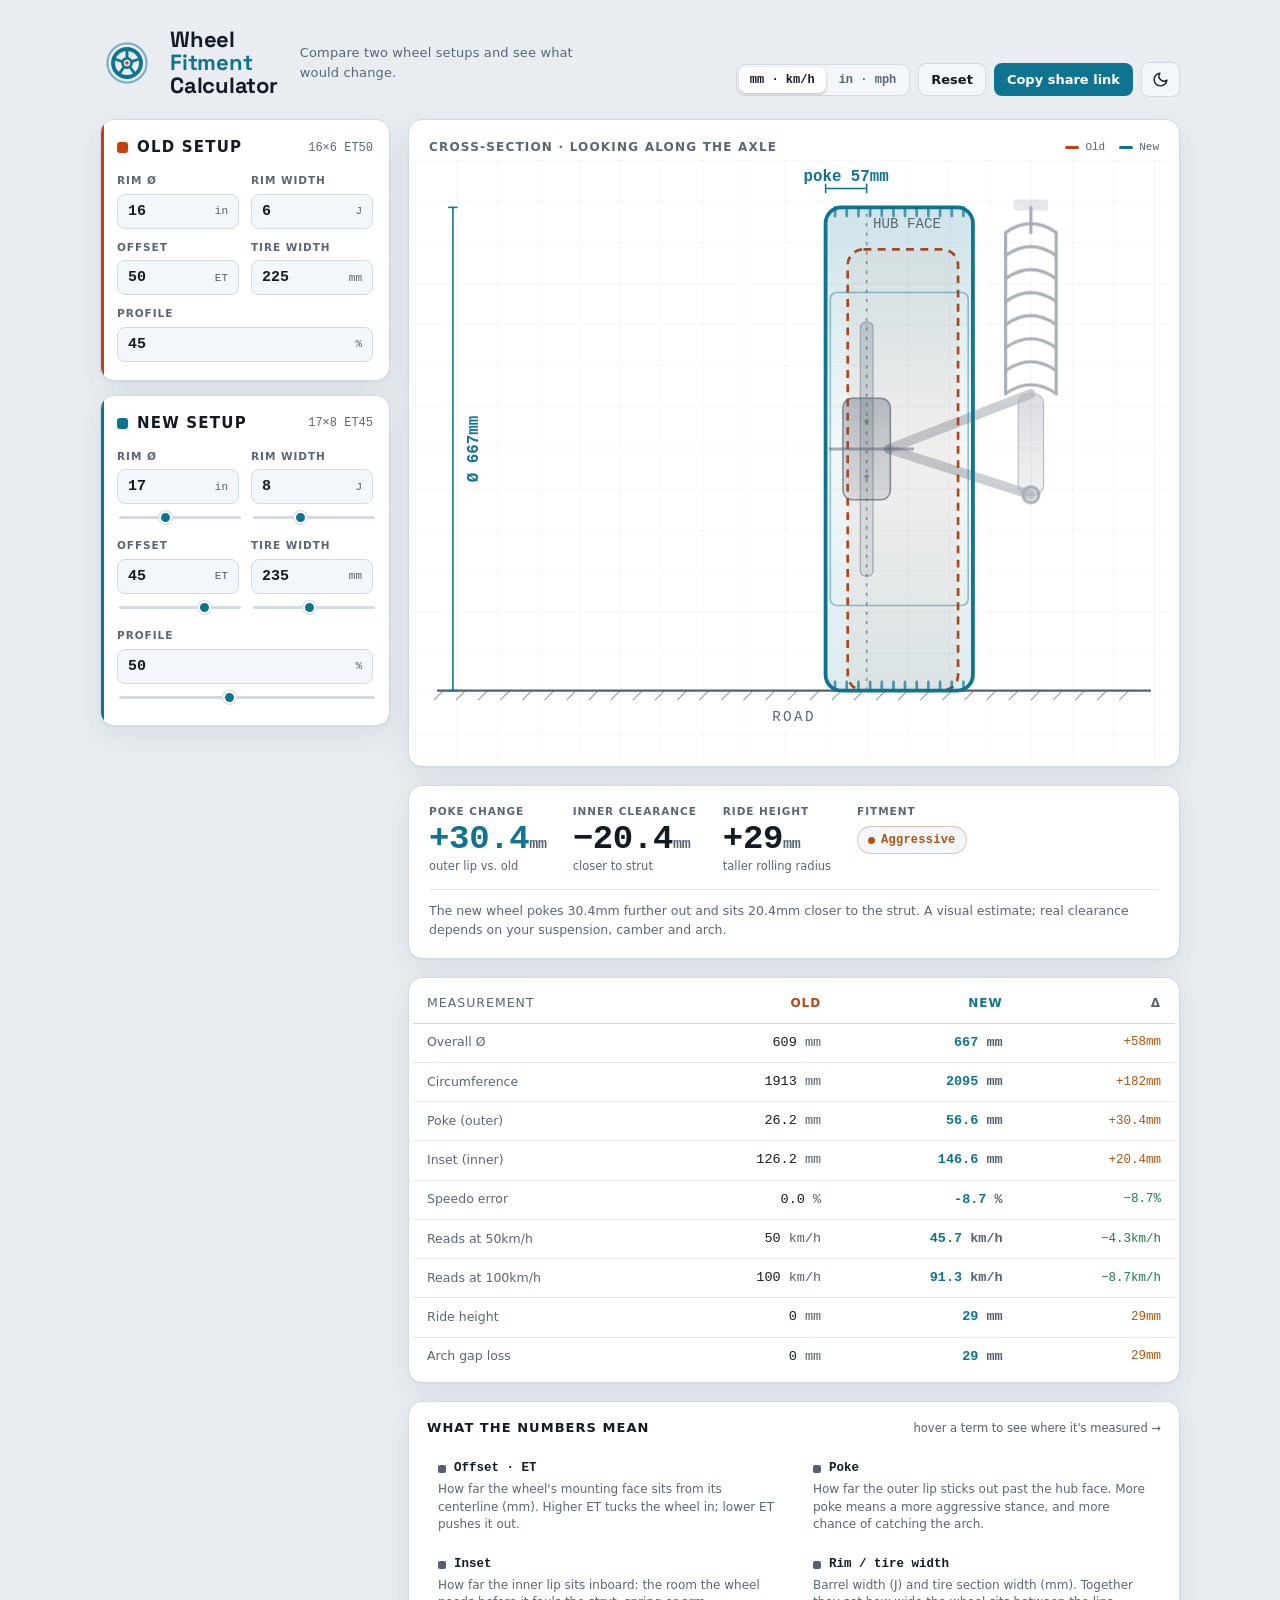
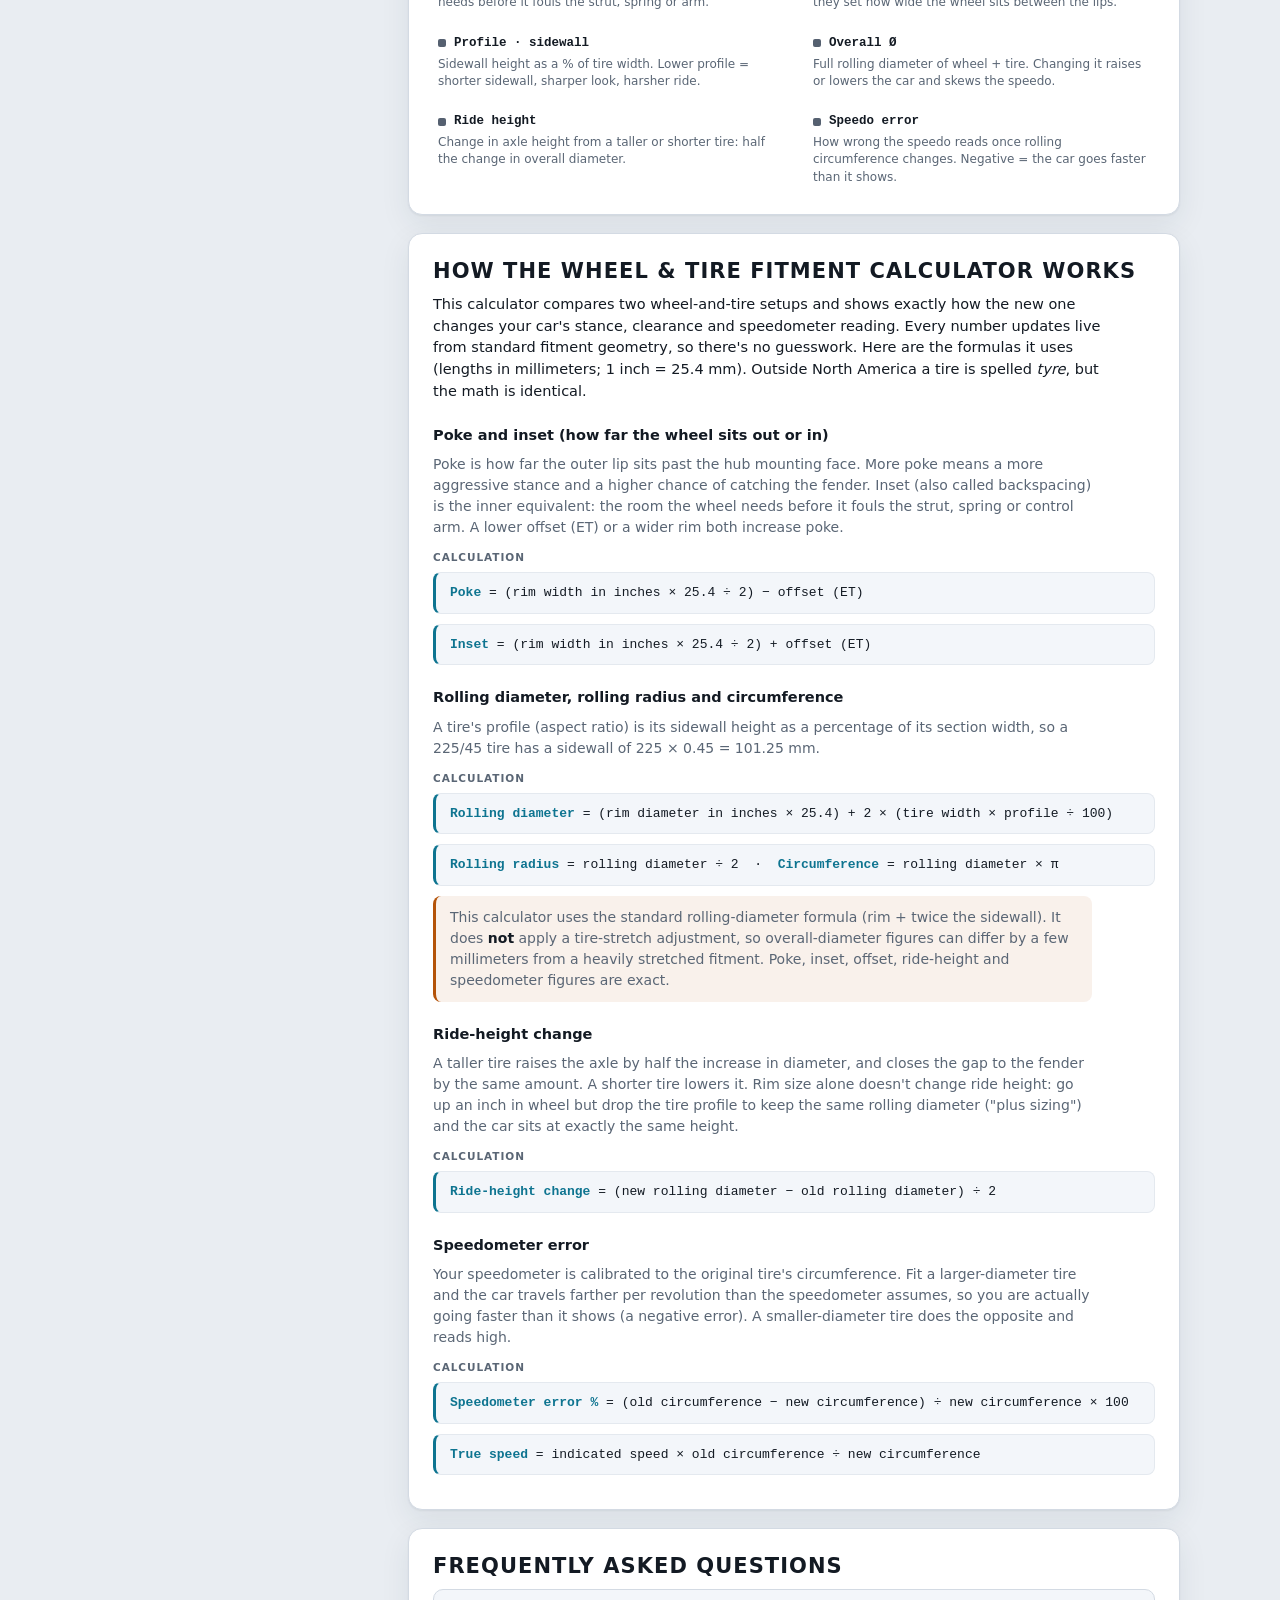
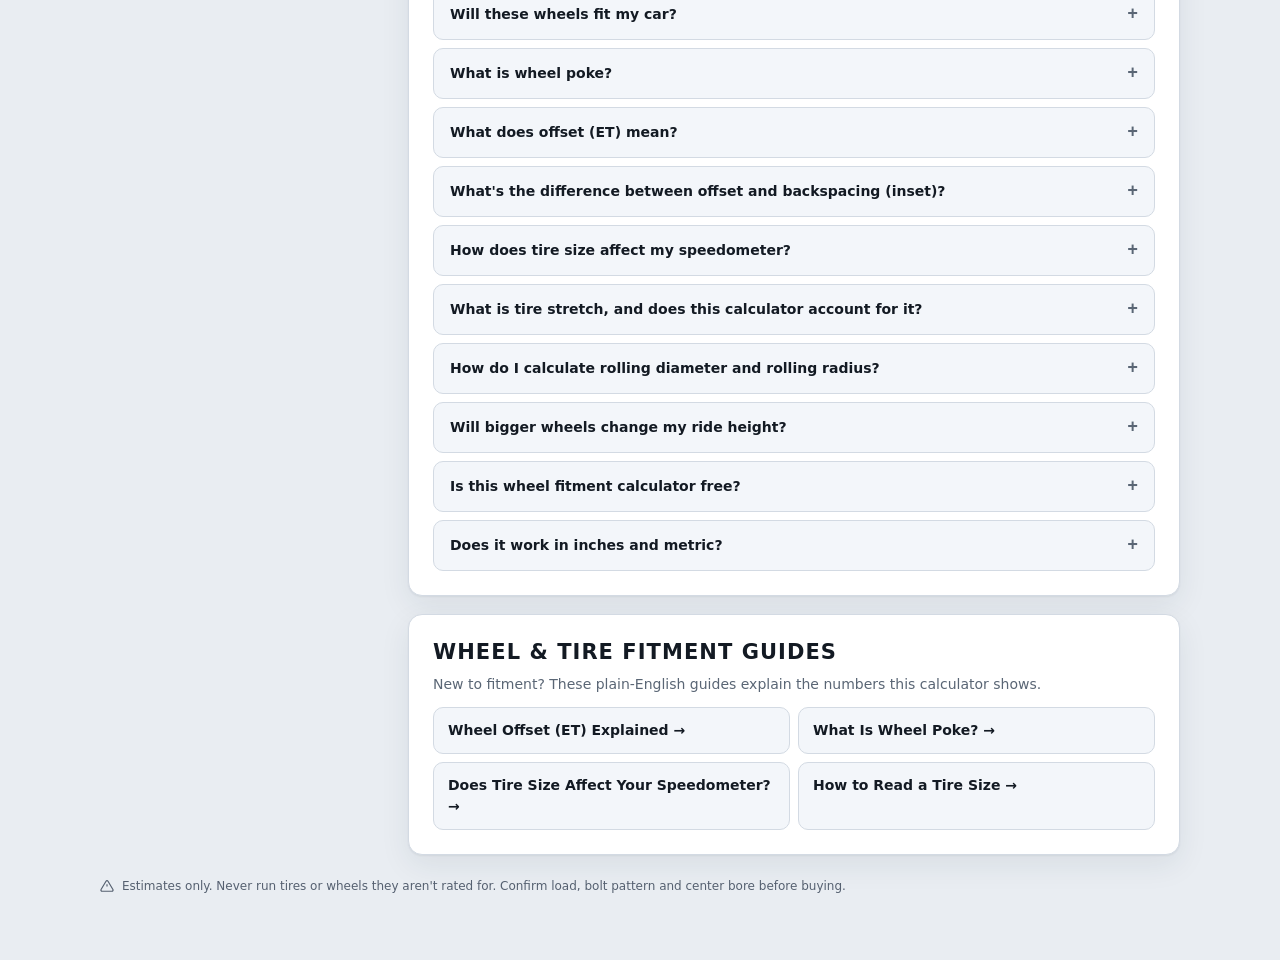
<file: index.html>
<!doctype html>
<html lang="en">
<meta charset="utf-8">
<meta name="viewport" content="width=device-width, initial-scale=1">
<meta name="description" content="Free wheel &amp; tire fitment calculator. Compare two setups and see poke, offset (ET), inset, rolling diameter, ride-height change and speedometer error update live.">
<meta name="robots" content="index, follow, max-image-preview:large">
<title>Wheel &amp; Tire Fitment Calculator: Poke, Offset &amp; Speedo Error</title>
<link rel="canonical" href="https://wheelfitmentcalculator.com/">
<link rel="icon" href="/favicon.ico" sizes="48x48">
<link rel="icon" href="/favicon.svg" type="image/svg+xml">
<link rel="icon" type="image/png" sizes="96x96" href="/favicon-96.png">
<link rel="apple-touch-icon" href="/apple-touch-icon.png">
<meta name="theme-color" content="#0b0e12" media="(prefers-color-scheme: dark)">
<meta name="theme-color" content="#e9edf2" media="(prefers-color-scheme: light)">
<meta property="og:type" content="website">
<meta property="og:site_name" content="Wheel Fitment Calculator">
<meta property="og:title" content="Wheel &amp; Tire Fitment Calculator">
<meta property="og:description" content="Compare two wheel setups and see poke, offset (ET), inset, rolling diameter, ride-height change and speedometer error update live.">
<meta property="og:url" content="https://wheelfitmentcalculator.com/">
<meta property="og:image" content="https://wheelfitmentcalculator.com/og-image.png">
<meta property="og:image:width" content="1200">
<meta property="og:image:height" content="630">
<meta property="og:image:alt" content="Wheel and tire fitment calculator with a cross-section diagram showing poke, offset and clearance.">
<meta name="twitter:card" content="summary_large_image">
<meta name="twitter:title" content="Wheel &amp; Tire Fitment Calculator">
<meta name="twitter:description" content="Compare two wheel setups and see poke, offset (ET), inset, rolling diameter, ride-height change and speedometer error update live.">
<meta name="twitter:image" content="https://wheelfitmentcalculator.com/og-image.png">
<meta name="twitter:image:alt" content="Wheel and tire fitment calculator preview.">
<style>
  @font-face { font-family: 'Space Grotesk'; font-style: normal; font-weight: 700; font-display: swap; src: url([data-uri]) format('woff2'); }
  :root {
    --ground: #0b0e12; --surface: #141922; --surface-2: #1b212c; --line: #28303b; --line-soft: #1e2530;
    --ink: #eaf0f6; --ink-dim: #8b97a6; --ink-faint: #7c8b9e;
    --existing: #ff7a33; --existing-soft: rgba(255,122,51,0.14);
    --new: #31c8ff; --new-soft: rgba(49,200,255,0.14);
    --hl: #ffcf40;
    --ok: #2fd27a; --warn: #ffb02e; --bad: #ff5468;
    --shadow: 0 1px 0 rgba(255,255,255,0.03) inset, 0 8px 30px rgba(0,0,0,0.35);
    --font-ui: system-ui, -apple-system, "Segoe UI", Roboto, Helvetica, Arial, sans-serif;
    --font-mono: ui-monospace, "Cascadia Mono", "SFMono-Regular", "Segoe UI Mono", Consolas, "Liberation Mono", monospace;
    --font-cond: "Arial Narrow", "Roboto Condensed", "Helvetica Neue", var(--font-ui);
  }
  @media (prefers-color-scheme: light) {
    :root {
      --ground: #e9edf2; --surface: #ffffff; --surface-2: #f3f6fa; --line: #d3dae3; --line-soft: #e4e9ef;
      --ink: #131a23; --ink-dim: #5a6675; --ink-faint: #556070;
      --existing: #c2410c; --existing-soft: rgba(232,97,26,0.12);
      --new: #0e7490; --new-soft: rgba(10,159,212,0.12);
      --hl: #b7790a;
      --ok: #15803d; --warn: #b45309; --bad: #b91c1c;
      --shadow: 0 1px 2px rgba(20,30,45,0.06), 0 10px 30px rgba(30,45,70,0.08);
    }
  }
  :root[data-theme="dark"] {
    --ground: #0b0e12; --surface: #141922; --surface-2: #1b212c; --line: #28303b; --line-soft: #1e2530;
    --ink: #eaf0f6; --ink-dim: #8b97a6; --ink-faint: #7c8b9e;
    --existing: #ff7a33; --existing-soft: rgba(255,122,51,0.14);
    --new: #31c8ff; --new-soft: rgba(49,200,255,0.14); --hl: #ffcf40;
    --ok: #2fd27a; --warn: #ffb02e; --bad: #ff5468;
    --shadow: 0 1px 0 rgba(255,255,255,0.03) inset, 0 8px 30px rgba(0,0,0,0.35);
  }
  :root[data-theme="light"] {
    --ground: #e9edf2; --surface: #ffffff; --surface-2: #f3f6fa; --line: #d3dae3; --line-soft: #e4e9ef;
    --ink: #131a23; --ink-dim: #5a6675; --ink-faint: #556070;
    --existing: #c2410c; --existing-soft: rgba(232,97,26,0.12);
    --new: #0e7490; --new-soft: rgba(10,159,212,0.12); --hl: #b7790a;
    --ok: #15803d; --warn: #b45309; --bad: #b91c1c;
    --shadow: 0 1px 2px rgba(20,30,45,0.06), 0 10px 30px rgba(30,45,70,0.08);
  }

  * { box-sizing: border-box; }
  html { -webkit-text-size-adjust: 100%; }
  body { margin: 0; background: var(--ground); color: var(--ink); font-family: var(--font-ui); font-size: 15px; line-height: 1.5; -webkit-font-smoothing: antialiased; }
  .wrap { max-width: 1120px; margin: 0 auto; padding: 28px 20px 64px; }

  header { display: flex; align-items: flex-end; justify-content: space-between; gap: 16px; flex-wrap: wrap; margin-bottom: 22px; }
  .brand { display: flex; align-items: center; gap: 22px; flex-wrap: wrap; }
  .brand-lockup { display: flex; align-items: center; gap: 16px; }
  .brand-mark { width: 54px; height: 54px; flex: none; }
  .site-title { display: flex; flex-direction: column; align-items: flex-start; font-family: 'Space Grotesk', var(--font-ui); font-weight: 700; font-size: clamp(17px, 3.4vw, 22px); letter-spacing: -0.01em; line-height: 1.05; margin: 0; color: var(--ink); }
  .site-title .ttl-accent { color: var(--new); }
  .tagline { color: var(--ink-dim); font-size: 13px; max-width: 34ch; flex: 1 1 240px; letter-spacing: 0.01em; }
  .tagline strong { color: var(--ink); font-weight: 600; }
  .head-actions { display: flex; gap: 8px; align-items: center; flex-wrap: wrap; }

  button, .btn { font-family: var(--font-ui); font-size: 13px; font-weight: 600; color: var(--ink); background: var(--surface-2); border: 1px solid var(--line); border-radius: 8px; padding: 8px 12px; cursor: pointer; display: inline-flex; align-items: center; gap: 7px; transition: border-color .15s, background .15s, transform .05s; }
  button:hover, .btn:hover { border-color: var(--ink-faint); }
  button:active { transform: translateY(1px); }
  button:focus-visible, input:focus-visible { outline: 2px solid var(--new); outline-offset: 2px; }
  .btn-primary { background: var(--new); color: #04121a; border-color: transparent; }
  :root[data-theme="light"] .btn-primary { color: #ffffff; }
  @media (prefers-color-scheme: light) { .btn-primary { color: #ffffff; } }
  .btn-primary:hover { filter: brightness(1.08); border-color: transparent; }
  #theme { padding: 8px 10px; }
  #theme .ic { width: 17px; height: 17px; display: none; }
  @media (prefers-color-scheme: dark) { #theme .ic-sun { display: block; } }
  @media (prefers-color-scheme: light) { #theme .ic-moon { display: block; } }
  :root[data-theme="dark"] #theme .ic-sun { display: block; }
  :root[data-theme="dark"] #theme .ic-moon { display: none; }
  :root[data-theme="light"] #theme .ic-moon { display: block; }
  :root[data-theme="light"] #theme .ic-sun { display: none; }

  .seg { display: inline-flex; background: var(--surface-2); border: 1px solid var(--line); border-radius: 9px; padding: 2px; gap: 2px; }
  .seg button { background: transparent; border: 0; padding: 6px 11px; border-radius: 7px; font-family: var(--font-mono); font-size: 12px; color: var(--ink-dim); font-weight: 600; }
  .seg button:hover { color: var(--ink); border-color: transparent; }
  .seg button.on { background: var(--surface); color: var(--ink); box-shadow: 0 1px 3px rgba(0,0,0,0.28); }

  .grid, .content { display: grid; grid-template-columns: 290px minmax(0, 1fr); gap: 18px; align-items: start; }
  .grid > *, .output > *, .setups > * { min-width: 0; }
  .content-inner { grid-column: 2; display: flex; flex-direction: column; gap: 18px; min-width: 0; }
  @media (max-width: 860px) {
    .grid { grid-template-columns: minmax(0, 1fr); }
    .content { grid-template-columns: minmax(0, 1fr); }
    .content-inner { grid-column: 1; }
  }
  .panel { background: var(--surface); border: 1px solid var(--line); border-radius: 14px; box-shadow: var(--shadow); }

  .setups { display: flex; flex-direction: column; gap: 14px; }
  .card { padding: 16px 16px 18px; position: relative; overflow: hidden; }
  .card::before { content:""; position:absolute; left:0; top:0; bottom:0; width:3px; }
  .card.existing::before { background: var(--existing); }
  .card.new::before { background: var(--new); }
  .card-head { display:flex; align-items:center; gap:9px; margin-bottom: 14px; }
  .dot { width: 11px; height: 11px; border-radius: 3px; }
  .existing .dot { background: var(--existing); box-shadow: 0 0 12px var(--existing-soft); }
  .new .dot { background: var(--new); box-shadow: 0 0 12px var(--new-soft); }
  .card-title { font-family: var(--font-cond); font-weight: 700; text-transform: uppercase; letter-spacing: .08em; font-size: 15px; }
  .card-sub { margin-left: auto; font-family: var(--font-mono); font-size: 12px; color: var(--ink-dim); }

  .fields { display: grid; grid-template-columns: 1fr 1fr; gap: 11px 12px; }
  .field { display: flex; flex-direction: column; gap: 5px; border-radius: 8px; }
  .field.span { grid-column: 1 / -1; }
  .card.new .field[data-hl] { cursor: help; }
  label { font-size: 10.5px; text-transform: uppercase; letter-spacing: .09em; color: var(--ink-dim); font-weight: 600; }
  .input-row { display: flex; align-items: center; background: var(--surface-2); border: 1px solid var(--line); border-radius: 8px; padding: 0 10px; transition: border-color .12s; }
  .card.new .field[data-hl]:hover .input-row { border-color: var(--hl); }
  .input-row input { font-family: var(--font-mono); font-size: 15px; font-weight: 600; color: var(--ink); background: transparent; border: 0; width: 100%; padding: 8px 0; -moz-appearance: textfield; }
  .input-row input::-webkit-outer-spin-button, .input-row input::-webkit-inner-spin-button { -webkit-appearance: none; margin: 0; }
  .input-row .unit { font-family: var(--font-mono); font-size: 11px; color: var(--ink-faint); padding-left: 6px; white-space: nowrap; }

  .slider { grid-column: 1 / -1; margin-top: 1px; }
  input[type=range] { -webkit-appearance: none; appearance: none; width: 100%; height: 22px; background: transparent; cursor: pointer; }
  input[type=range]::-webkit-slider-runnable-track { height: 4px; border-radius: 4px; background: var(--line); }
  input[type=range]::-moz-range-track { height: 4px; border-radius: 4px; background: var(--line); }
  input[type=range]::-webkit-slider-thumb { -webkit-appearance: none; width: 16px; height: 16px; border-radius: 50%; background: var(--new); margin-top: -6px; border: 2px solid var(--surface); box-shadow: 0 0 0 1px var(--line); }
  input[type=range]::-moz-range-thumb { width: 16px; height: 16px; border-radius: 50%; background: var(--new); border: 2px solid var(--surface); box-shadow: 0 0 0 1px var(--line); }
  input[type=range].mini { height: 15px; margin-top: 1px; }
  input[type=range].mini::-webkit-slider-runnable-track { height: 3px; }
  input[type=range].mini::-moz-range-track { height: 3px; }
  input[type=range].mini::-webkit-slider-thumb { width: 13px; height: 13px; margin-top: -5px; }
  input[type=range].mini::-moz-range-thumb { width: 13px; height: 13px; }
  .calc-label { font-size: 10.5px; text-transform: uppercase; letter-spacing: .09em; color: var(--ink-dim); font-weight: 700; margin: 8px 0 6px; }

  .output { display: flex; flex-direction: column; gap: 18px; }

  .verdict { padding: 18px 20px; display: flex; flex-direction: column; gap: 14px; }
  .verdict-row { display: flex; gap: 26px; flex-wrap: wrap; }
  .vstat { display: flex; flex-direction: column; gap: 2px; }
  .vstat .k { font-size: 10.5px; text-transform: uppercase; letter-spacing: .09em; color: var(--ink-dim); font-weight: 600; }
  .vstat .v { font-family: var(--font-mono); font-size: clamp(26px, 4.5vw, 34px); font-weight: 700; line-height: 1; letter-spacing: -0.01em; font-variant-numeric: tabular-nums; }
  .vstat .v small { font-size: 15px; font-weight: 600; color: var(--ink-dim); }
  .vstat .cap { font-size: 11.5px; color: var(--ink-dim); }
  .val-poke .v { color: var(--new); }
  .badge { font-family: var(--font-mono); font-size: 12px; font-weight: 700; padding: 4px 10px; border-radius: 999px; display: inline-flex; align-items: center; gap: 6px; letter-spacing: .02em; }
  .badge.ok { color: var(--ok); background: var(--surface-2); border: 1px solid color-mix(in srgb, var(--ok) 32%, transparent); }
  .badge.warn { color: var(--warn); background: var(--surface-2); border: 1px solid color-mix(in srgb, var(--warn) 32%, transparent); }
  .badge.bad { color: var(--bad); background: var(--surface-2); border: 1px solid color-mix(in srgb, var(--bad) 32%, transparent); }
  .badge::before { content:""; width:7px; height:7px; border-radius:50%; background: currentColor; }
  .verdict-note { font-size: 12.5px; color: var(--ink-dim); border-top: 1px solid var(--line-soft); padding-top: 12px; }

  .diagram-wrap { padding: 6px; }
  .diagram-head { display:flex; justify-content: space-between; align-items:center; padding: 12px 14px 4px; }
  .diagram-head .lbl { font-family: var(--font-cond); text-transform: uppercase; letter-spacing: .1em; font-size: 12px; color: var(--ink-dim); font-weight: 700; }
  .legend { display:flex; gap: 14px; font-family: var(--font-mono); font-size: 11px; }
  .legend span { display:flex; align-items:center; gap:6px; color: var(--ink-dim); }
  .legend i { width: 14px; height: 3px; border-radius: 2px; display:inline-block; }
  .legend .e i { background: var(--existing); }
  .legend .n i { background: var(--new); }
  svg { display: block; width: 100%; height: auto; }

  .results { padding: 4px 4px 6px; overflow-x: auto; }
  table { width: 100%; border-collapse: collapse; font-variant-numeric: tabular-nums; }
  th, td { text-align: right; padding: 9px 14px; font-family: var(--font-mono); font-size: 13.5px; white-space: nowrap; }
  th:first-child, td:first-child { text-align: left; font-family: var(--font-ui); color: var(--ink-dim); font-size: 12.5px; font-weight: 500; }
  thead th { font-family: var(--font-cond); text-transform: uppercase; letter-spacing: .08em; font-size: 12px; color: var(--ink-dim); font-weight: 700; border-bottom: 1px solid var(--line); padding-top: 12px; padding-bottom: 10px; }
  thead th.c-e { color: var(--existing); }
  thead th.c-n { color: var(--new); }
  tbody tr { border-bottom: 1px solid var(--line-soft); }
  tbody tr:last-child { border-bottom: 0; }
  tbody tr[data-hl] { cursor: help; }
  tbody tr[data-hl]:hover { background: var(--surface-2); }
  tbody tr[data-hl]:hover td:first-child { color: var(--hl); }
  td.v-e { color: var(--ink); }
  td.v-n { color: var(--new); font-weight: 600; }
  td.v-d { color: var(--ink-dim); font-size: 12.5px; }
  td.v-d.up { color: var(--warn); }
  td.v-d.down { color: var(--ok); }

  .gloss { padding: 16px 18px 18px; }
  .gloss-head { font-family: var(--font-cond); text-transform: uppercase; letter-spacing:.08em; font-size:13px; font-weight:700; color: var(--ink); display:flex; justify-content:space-between; align-items:baseline; gap:10px; margin-bottom:12px; }
  .gloss-head span { font-family: var(--font-ui); text-transform:none; letter-spacing:0; font-size:11.5px; color: var(--ink-faint); font-weight:500; }
  .gloss dl { margin:0; display:grid; grid-template-columns: 1fr 1fr; gap: 2px 16px; }
  @media (max-width:560px){ .gloss dl { grid-template-columns:1fr; } }
  .term { padding:9px 10px; border-radius:8px; cursor:help; border:1px solid transparent; transition: background .12s, border-color .12s; }
  .term:hover { background: var(--surface-2); border-color: var(--line); }
  .term dt { font-family: var(--font-mono); font-size:12.5px; font-weight:700; color: var(--ink); margin-bottom:3px; display:flex; align-items:center; }
  .term dt .g-dot { width:8px;height:8px;border-radius:2px; margin-right:8px; background: var(--ink-faint); }
  .term:hover dt .g-dot { background: var(--hl); }
  .term dd { margin:0; font-size:12px; line-height:1.45; color: var(--ink-dim); }

  footer { margin-top: 22px; color: var(--ink-faint); font-size: 12px; line-height: 1.55; display:flex; flex-direction: column; gap: 6px; }
  .flag { display:flex; gap: 8px; align-items: flex-start; }
  .flag svg { width: 14px; height: 14px; flex: none; margin-top: 2px; }

  .toast { position: fixed; left: 50%; bottom: 26px; transform: translateX(-50%) translateY(20px); background: var(--ink); color: var(--ground); font-size: 13px; font-weight: 600; padding: 10px 16px; border-radius: 999px; opacity: 0; pointer-events: none; transition: opacity .2s, transform .2s; z-index: 20; }
  .toast.show { opacity: 1; transform: translateX(-50%) translateY(0); }
  @media (prefers-reduced-motion: reduce) { * { transition: none !important; } }

  /* accessibility / heading resets */
  .sr-only { position: absolute; width: 1px; height: 1px; padding: 0; margin: -1px; overflow: hidden; clip: rect(0,0,0,0); white-space: nowrap; border: 0; }
  h2.card-title { margin: 0; }
  h2.gloss-head { margin: 0 0 12px; }

  /* long-form content sections (SEO / AEO copy) */
  .content { margin-top: 18px; }
  .guide-links { display: grid; grid-template-columns: 1fr 1fr; gap: 8px; margin-top: 4px; }
  @media (max-width: 560px) { .guide-links { grid-template-columns: 1fr; } }
  .guide-links a { display: block; background: var(--surface-2); border: 1px solid var(--line); border-radius: 10px; padding: 12px 14px; color: var(--ink); font-weight: 600; font-size: 14px; text-decoration: none; transition: border-color .12s; }
  .guide-links a:hover { border-color: var(--ink-faint); }
  .prose { padding: 22px 24px 24px; }
  .prose h2 { font-family: var(--font-cond); text-transform: uppercase; letter-spacing: .05em; font-size: clamp(18px, 3vw, 21px); font-weight: 800; margin: 0 0 6px; }
  .prose > p, .prose h3 + p { max-width: 74ch; }
  .prose h3 { font-size: 14.5px; font-weight: 700; color: var(--ink); margin: 22px 0 8px; }
  .prose p { margin: 0 0 12px; color: var(--ink-dim); font-size: 14px; }
  .prose p.lead { color: var(--ink); font-size: 14.5px; }
  .prose strong { color: var(--ink); font-weight: 600; }
  .formula { font-family: var(--font-mono); font-size: 13px; line-height: 1.5; background: var(--surface-2); border: 1px solid var(--line-soft); border-left: 3px solid var(--new); border-radius: 8px; padding: 10px 14px; margin: 0 0 10px; color: var(--ink); overflow-x: auto; }
  .formula b { color: var(--new); font-weight: 700; }
  .note-inline { border-left: 3px solid var(--warn); background: color-mix(in srgb, var(--warn) 8%, transparent); padding: 11px 14px; border-radius: 8px; font-size: 13px; color: var(--ink-dim); margin: 4px 0 12px; }

  /* FAQ (native <details>, no JS) */
  .faq-list { display: flex; flex-direction: column; gap: 8px; }
  details.faq-item { border: 1px solid var(--line); border-radius: 10px; background: var(--surface-2); overflow: hidden; }
  details.faq-item summary { cursor: pointer; padding: 14px 16px; font-weight: 700; font-size: 14px; color: var(--ink); list-style: none; display: flex; justify-content: space-between; align-items: center; gap: 12px; }
  details.faq-item summary::-webkit-details-marker { display: none; }
  details.faq-item summary::after { content: "+"; font-family: var(--font-mono); color: var(--ink-dim); font-size: 18px; line-height: 1; flex: none; }
  details.faq-item[open] summary::after { content: "−"; }
  details.faq-item summary:hover { color: var(--new); }
  details.faq-item summary:focus-visible { outline: 2px solid var(--new); outline-offset: 2px; border-radius: 6px; }
  .faq-a { padding: 0 16px 16px; color: var(--ink-dim); font-size: 13.5px; line-height: 1.55; max-width: 80ch; }
  .faq-a p { margin: 0 0 8px; }
  .faq-a p:last-child { margin-bottom: 0; }
  .faq-a code { font-family: var(--font-mono); font-size: 12.5px; background: var(--surface); border: 1px solid var(--line-soft); border-radius: 4px; padding: 1px 5px; color: var(--ink); }
  .faq-more { font-size: 12.5px; }
  .faq-more a { color: var(--new); font-weight: 600; }

  /* ---- responsive / touch ---- */
  img, svg, table { max-width: 100%; }
  .diagram-head { flex-wrap: wrap; }
  @media (max-width: 600px) {
    .wrap { padding: 20px 14px 52px; }
    header { gap: 12px; margin-bottom: 18px; }
    .head-actions { width: 100%; }
    .card { padding: 14px 14px 16px; }
    .input-row input { font-size: 16px; }            /* prevent iOS zoom-on-focus */
    .verdict { padding: 16px; }
    .verdict-row { display: grid; grid-template-columns: 1fr 1fr; gap: 14px 16px; }
    .diagram-head { padding: 10px 12px 2px; gap: 4px 12px; }
    .diagram-head .lbl { font-size: 11px; }
    .gloss { padding: 14px 14px 16px; }
    .prose { padding: 18px 16px; }
    .content { margin-top: 14px; }
    .content-inner { gap: 14px; }
    th, td { padding: 8px 6px; font-size: 12px; }
    thead th { font-size: 11px; }
    th:first-child, td:first-child { font-size: 12px; }
    .formula { font-size: 12px; padding: 10px 12px; }
  }
  @media (pointer: coarse) {
    button, .btn { min-height: 40px; }
    .seg button { min-height: 34px; }
    .input-row input { padding: 10px 0; }
    input[type=range].mini { height: 26px; }
    input[type=range].mini::-webkit-slider-thumb { width: 18px; height: 18px; margin-top: -7.5px; }
    input[type=range].mini::-moz-range-thumb { width: 18px; height: 18px; }
    .gloss-head span { display: none; }             /* "hover" hint is meaningless on touch */
  }
</style>

<div class="wrap">
  <header>
    <div class="brand">
      <div class="brand-lockup">
        <svg class="brand-mark" viewBox="0 0 32 32" aria-hidden="true" focusable="false">
          <circle cx="16" cy="16" r="11.6" fill="none" stroke="var(--new)" stroke-width="1.3" opacity="0.5"/>
          <circle cx="16" cy="16" r="8.3" fill="none" stroke="var(--new)" stroke-width="2.3"/>
          <line x1="16.00" y1="12.70" x2="16.00" y2="8.80" stroke="var(--new)" stroke-width="1.7" stroke-linecap="round"/>
          <line x1="19.14" y1="14.98" x2="22.85" y2="13.78" stroke="var(--new)" stroke-width="1.7" stroke-linecap="round"/>
          <line x1="17.94" y1="18.67" x2="20.23" y2="21.82" stroke="var(--new)" stroke-width="1.7" stroke-linecap="round"/>
          <line x1="14.06" y1="18.67" x2="11.77" y2="21.82" stroke="var(--new)" stroke-width="1.7" stroke-linecap="round"/>
          <line x1="12.86" y1="14.98" x2="9.15" y2="13.78" stroke="var(--new)" stroke-width="1.7" stroke-linecap="round"/>
          <circle cx="16" cy="16" r="2.7" fill="var(--ground)" stroke="var(--new)" stroke-width="1.6"/>
          <circle cx="16" cy="16" r="1.05" fill="var(--existing)"/>
        </svg>
        <h1 class="site-title"><span>Wheel</span><span class="ttl-accent">Fitment</span><span>Calculator</span></h1>
      </div>
      <p class="tagline">Compare two wheel setups and see what would change.</p>
    </div>
    <div class="head-actions">
      <div class="seg" id="units" role="group" aria-label="Units">
        <button type="button" data-u="metric" class="on">mm · km/h</button>
        <button type="button" data-u="imperial">in · mph</button>
      </div>
      <button id="swap" title="Restore the example setup">Reset</button>
      <button id="share" class="btn-primary">Copy share link</button>
      <button id="theme" title="Toggle theme" aria-label="Toggle theme">
        <svg class="ic ic-sun" viewBox="0 0 24 24" fill="none" stroke="currentColor" stroke-width="2" stroke-linecap="round" aria-hidden="true"><circle cx="12" cy="12" r="4"/><path d="M12 2v2M12 20v2M4.9 4.9l1.4 1.4M17.7 17.7l1.4 1.4M2 12h2M20 12h2M4.9 19.1l1.4-1.4M17.7 6.3l1.4-1.4"/></svg>
        <svg class="ic ic-moon" viewBox="0 0 24 24" fill="none" stroke="currentColor" stroke-width="2" stroke-linecap="round" stroke-linejoin="round" aria-hidden="true"><path d="M21 12.8A9 9 0 1 1 11.2 3a7 7 0 0 0 9.8 9.8z"/></svg>
      </button>
    </div>
  </header>

  <main>
  <div class="grid">
    <div class="setups">
      <div class="panel card existing">
        <div class="card-head">
          <span class="dot"></span><h2 class="card-title">Old setup</h2>
          <span class="card-sub" id="sum-e">16×6 ET50</span>
        </div>
        <div class="fields">
          <div class="field"><label for="e-dia">Rim Ø</label><div class="input-row"><input id="e-dia" type="number" value="16" step="0.5"><span class="unit">in</span></div></div>
          <div class="field"><label for="e-width">Rim width</label><div class="input-row"><input id="e-width" type="number" value="6" step="0.5"><span class="unit">J</span></div></div>
          <div class="field"><label for="e-et">Offset</label><div class="input-row"><input id="e-et" type="number" value="50" step="1"><span class="unit">ET</span></div></div>
          <div class="field"><label for="e-tyre">Tire width</label><div class="input-row"><input id="e-tyre" type="number" value="225" step="5"><span class="unit">mm</span></div></div>
          <div class="field span"><label for="e-profile">Profile</label><div class="input-row"><input id="e-profile" type="number" value="45" step="5"><span class="unit">%</span></div></div>
        </div>
      </div>

      <div class="panel card new" id="card-n">
        <div class="card-head">
          <span class="dot"></span><h2 class="card-title">New setup</h2>
          <span class="card-sub" id="sum-n">17×8 ET45</span>
        </div>
        <div class="fields">
          <div class="field" data-hl="diameter"><label for="n-dia">Rim Ø</label><div class="input-row"><input id="n-dia" type="number" value="17" step="0.5"><span class="unit">in</span></div><input id="n-dia-s" class="mini" type="range" min="13" max="24" step="0.5" value="17" aria-label="New rim diameter"></div>
          <div class="field" data-hl="width"><label for="n-width">Rim width</label><div class="input-row"><input id="n-width" type="number" value="8" step="0.5"><span class="unit">J</span></div><input id="n-width-s" class="mini" type="range" min="5" max="13" step="0.5" value="8" aria-label="New rim width"></div>
          <div class="field" data-hl="et"><label for="n-et">Offset</label><div class="input-row"><input id="n-et" type="number" value="45" step="1"><span class="unit">ET</span></div><input id="n-et-s" class="mini" type="range" min="-20" max="70" step="1" value="45" aria-label="New offset"></div>
          <div class="field" data-hl="width"><label for="n-tyre">Tire width</label><div class="input-row"><input id="n-tyre" type="number" value="235" step="5"><span class="unit">mm</span></div><input id="n-tyre-s" class="mini" type="range" min="135" max="355" step="5" value="235" aria-label="New tire width"></div>
          <div class="field span" data-hl="sidewall"><label for="n-profile">Profile</label><div class="input-row"><input id="n-profile" type="number" value="50" step="5"><span class="unit">%</span></div><input id="n-profile-s" class="mini" type="range" min="20" max="90" step="5" value="50" aria-label="New profile"></div>
        </div>
      </div>
    </div>

    <div class="output">
      <div class="panel diagram-wrap">
        <h2 class="sr-only">Cross-section diagram</h2>
        <div class="diagram-head">
          <span class="lbl">Cross-section · looking along the axle</span>
          <span class="legend"><span class="e"><i></i>Old</span><span class="n"><i></i>New</span></span>
        </div>
        <svg id="diagram" viewBox="0 0 480 380" role="img" aria-label="Cross-section comparison of old and new wheel fitment"></svg>
      </div>

      <div class="panel verdict">
        <h2 class="sr-only">Fitment summary</h2>
        <div class="verdict-row">
          <div class="vstat val-poke"><span class="k">Poke change</span><span class="v" id="v-poke">+30.4<small>mm</small></span><span class="cap">outer lip vs. old</span></div>
          <div class="vstat"><span class="k">Inner clearance</span><span class="v" id="v-strut">−20.4<small>mm</small></span><span class="cap" id="v-strut-cap">closer to strut</span></div>
          <div class="vstat"><span class="k">Ride height</span><span class="v" id="v-height">+35<small>mm</small></span><span class="cap">taller rolling radius</span></div>
          <div class="vstat"><span class="k">Fitment</span><span id="v-badge" class="badge warn" style="margin-top:4px;">Aggressive</span></div>
        </div>
        <div class="verdict-note" id="note"></div>
      </div>

      <div class="panel results">
        <h2 class="sr-only">Detailed comparison</h2>
        <table>
          <thead><tr><th>Measurement</th><th class="c-e">Old</th><th class="c-n">New</th><th>Δ</th></tr></thead>
          <tbody id="rows"></tbody>
        </table>
      </div>

      <div class="panel gloss" id="gloss">
        <h2 class="gloss-head">What the numbers mean <span>hover a term to see where it's measured →</span></h2>
        <dl>
          <div class="term" data-hl="et"><dt><span class="g-dot"></span>Offset · ET</dt><dd>How far the wheel's mounting face sits from its centerline (mm). Higher ET tucks the wheel in; lower ET pushes it out.</dd></div>
          <div class="term" data-hl="poke"><dt><span class="g-dot"></span>Poke</dt><dd>How far the outer lip sticks out past the hub face. More poke means a more aggressive stance, and more chance of catching the arch.</dd></div>
          <div class="term" data-hl="inset"><dt><span class="g-dot"></span>Inset</dt><dd>How far the inner lip sits inboard: the room the wheel needs before it fouls the strut, spring or arm.</dd></div>
          <div class="term" data-hl="width"><dt><span class="g-dot"></span>Rim / tire width</dt><dd>Barrel width (J) and tire section width (mm). Together they set how wide the wheel sits between the lips.</dd></div>
          <div class="term" data-hl="sidewall"><dt><span class="g-dot"></span>Profile · sidewall</dt><dd>Sidewall height as a % of tire width. Lower profile = shorter sidewall, sharper look, harsher ride.</dd></div>
          <div class="term" data-hl="diameter"><dt><span class="g-dot"></span>Overall Ø</dt><dd>Full rolling diameter of wheel + tire. Changing it raises or lowers the car and skews the speedo.</dd></div>
          <div class="term" data-hl="ride"><dt><span class="g-dot"></span>Ride height</dt><dd>Change in axle height from a taller or shorter tire: half the change in overall diameter.</dd></div>
          <div class="term" data-hl="speedo"><dt><span class="g-dot"></span>Speedo error</dt><dd>How wrong the speedo reads once rolling circumference changes. Negative = the car goes faster than it shows.</dd></div>
        </dl>
      </div>
    </div>
  </div>

  <div class="content">
   <div class="content-inner">
    <section class="panel prose" id="how">
      <h2>How the wheel &amp; tire fitment calculator works</h2>
      <p class="lead">This calculator compares two wheel-and-tire setups and shows exactly how the new one changes your car's stance, clearance and speedometer reading. Every number updates live from standard fitment geometry, so there's no guesswork. Here are the formulas it uses (lengths in millimeters; 1 inch = 25.4 mm). Outside North America a tire is spelled <em>tyre</em>, but the math is identical.</p>

      <h3>Poke and inset (how far the wheel sits out or in)</h3>
      <p>Poke is how far the outer lip sits past the hub mounting face. More poke means a more aggressive stance and a higher chance of catching the fender. Inset (also called backspacing) is the inner equivalent: the room the wheel needs before it fouls the strut, spring or control arm. A lower offset (ET) or a wider rim both increase poke.</p>
      <div class="calc-label">Calculation</div>
      <div class="formula"><b>Poke</b> = (rim width in inches × 25.4 ÷ 2) − offset (ET)</div>
      <div class="formula"><b>Inset</b> = (rim width in inches × 25.4 ÷ 2) + offset (ET)</div>

      <h3>Rolling diameter, rolling radius and circumference</h3>
      <p>A tire's profile (aspect ratio) is its sidewall height as a percentage of its section width, so a 225/45 tire has a sidewall of 225 × 0.45 = 101.25 mm.</p>
      <div class="calc-label">Calculation</div>
      <div class="formula"><b>Rolling diameter</b> = (rim diameter in inches × 25.4) + 2 × (tire width × profile ÷ 100)</div>
      <div class="formula"><b>Rolling radius</b> = rolling diameter ÷ 2 &nbsp;·&nbsp; <b>Circumference</b> = rolling diameter × π</div>
      <p class="note-inline">This calculator uses the standard rolling-diameter formula (rim + twice the sidewall). It does <strong>not</strong> apply a tire-stretch adjustment, so overall-diameter figures can differ by a few millimeters from a heavily stretched fitment. Poke, inset, offset, ride-height and speedometer figures are exact.</p>

      <h3>Ride-height change</h3>
      <p>A taller tire raises the axle by half the increase in diameter, and closes the gap to the fender by the same amount. A shorter tire lowers it. Rim size alone doesn't change ride height: go up an inch in wheel but drop the tire profile to keep the same rolling diameter ("plus sizing") and the car sits at exactly the same height.</p>
      <div class="calc-label">Calculation</div>
      <div class="formula"><b>Ride-height change</b> = (new rolling diameter − old rolling diameter) ÷ 2</div>

      <h3>Speedometer error</h3>
      <p>Your speedometer is calibrated to the original tire's circumference. Fit a larger-diameter tire and the car travels farther per revolution than the speedometer assumes, so you are actually going faster than it shows (a negative error). A smaller-diameter tire does the opposite and reads high.</p>
      <div class="calc-label">Calculation</div>
      <div class="formula"><b>Speedometer error %</b> = (old circumference − new circumference) ÷ new circumference × 100</div>
      <div class="formula"><b>True speed</b> = indicated speed × old circumference ÷ new circumference</div>
    </section>

    <section class="panel prose faq" id="faq">
      <h2>Frequently asked questions</h2>
      <div class="faq-list">
        <details class="faq-item">
          <summary>Will these wheels fit my car?</summary>
          <div class="faq-a"><p>This calculator estimates how a new wheel and tire setup changes poke, inner clearance, rolling diameter and speedometer accuracy versus your current setup, which is the fastest way to compare two fitments side by side. It can't guarantee a fit on its own, though: real-world clearance also depends on your bolt pattern, center bore, suspension, camber, fender rolling and ride height. Always confirm those, plus the tire's load rating, before buying.</p></div>
        </details>
        <details class="faq-item">
          <summary>What is wheel poke?</summary>
          <div class="faq-a"><p>Poke is how far the outer face of the wheel and tire sticks out past the hub mounting face. More poke gives a more aggressive stance but raises the chance of the tire catching the fender. It's calculated as <code>poke = (rim width in inches × 25.4 ÷ 2) − offset (ET)</code>.</p><p class="faq-more">Read more: <a href="/guides/what-is-wheel-poke">What Is Wheel Poke?</a></p></div>
        </details>
        <details class="faq-item">
          <summary>What does offset (ET) mean?</summary>
          <div class="faq-a"><p>Offset, stamped "ET" on a wheel, is the distance in millimeters between the wheel's mounting face and its true centerline. A higher ET tucks the wheel further under the car; a lower or negative ET pushes it outward for more poke. Offset is the single biggest factor in how a wheel sits in the arch.</p><p class="faq-more">Read more: <a href="/guides/wheel-offset-et-explained">Wheel Offset (ET) Explained</a></p></div>
        </details>
        <details class="faq-item">
          <summary>What's the difference between offset and backspacing (inset)?</summary>
          <div class="faq-a"><p>Offset is measured from the wheel's centerline, while inset (also called backspacing) is measured from the inner lip and tells you how much room the wheel needs before it hits the strut, spring or control arm. This calculator shows both at once so you can check outer stance and inner clearance together.</p><p class="faq-more">Read more: <a href="/guides/wheel-offset-et-explained">Wheel Offset (ET) Explained</a></p></div>
        </details>
        <details class="faq-item">
          <summary>How does tire size affect my speedometer?</summary>
          <div class="faq-a"><p>Your speedometer is calibrated to the rolling circumference of the original tire. A larger-diameter tire covers more ground per revolution, so the car goes faster than the speedometer reads; a smaller tire makes it read high. The calculator shows the exact speedometer error percentage and your true speed at any indicated speed.</p><p class="faq-more">Read more: <a href="/guides/tire-size-and-speedometer-error">Does Tire Size Affect Your Speedometer?</a></p></div>
        </details>
        <details class="faq-item">
          <summary>What is tire stretch, and does this calculator account for it?</summary>
          <div class="faq-a"><p>Tire stretch is mounting a narrower tire on a wider rim so the sidewall pulls inward at an angle. This calculator uses the standard rolling-diameter formula (rim + twice the sidewall) and does not model stretch, so overall-diameter numbers can differ by a few millimeters on a heavily stretched setup. Poke, inset, offset, ride-height and speedometer figures are unaffected and exact.</p></div>
        </details>
        <details class="faq-item">
          <summary>How do I calculate rolling diameter and rolling radius?</summary>
          <div class="faq-a"><p>Rolling diameter = <code>(rim diameter in inches × 25.4) + 2 × (tire width × profile ÷ 100)</code>, and rolling radius is half of that. For example, a 225/45 R17 tire measures 17 × 25.4 + 2 × (225 × 0.45) = 431.8 + 202.5 = <strong>634.3 mm</strong> in diameter.</p><p class="faq-more">Read more: <a href="/guides/tire-size-and-speedometer-error">Does Tire Size Affect Your Speedometer?</a></p></div>
        </details>
        <details class="faq-item">
          <summary>Will bigger wheels change my ride height?</summary>
          <div class="faq-a"><p>Only overall rolling diameter changes ride height, not rim size on its own. If you go up an inch in wheel but drop the tire profile to keep the same rolling diameter ("plus sizing"), ride height stays the same. This calculator reports the ride-height change as half the difference in rolling diameter between your two setups.</p></div>
        </details>
        <details class="faq-item">
          <summary>Is this wheel fitment calculator free?</summary>
          <div class="faq-a"><p>Yes. This is a free, browser-based wheel and tire fitment calculator with no sign-up and no app to install. It works on desktop and mobile, in metric or imperial units, and nothing you enter ever leaves your browser.</p></div>
        </details>
        <details class="faq-item">
          <summary>Does it work in inches and metric?</summary>
          <div class="faq-a"><p>Yes. Switch between metric (millimeters, km/h) and imperial (inches, mph) at the top of the page. Enter wheel widths and offsets in the units printed on the wheel and every result updates instantly. (Outside North America, "tire" is spelled "tyre" and this tyre size calculator works exactly the same.)</p></div>
        </details>
      </div>
    </section>

    <section class="panel prose" id="guides">
      <h2>Wheel &amp; tire fitment guides</h2>
      <p>New to fitment? These plain-English guides explain the numbers this calculator shows.</p>
      <div class="guide-links">
        <a href="/guides/wheel-offset-et-explained">Wheel Offset (ET) Explained →</a>
        <a href="/guides/what-is-wheel-poke">What Is Wheel Poke? →</a>
        <a href="/guides/tire-size-and-speedometer-error">Does Tire Size Affect Your Speedometer? →</a>
        <a href="/guides/how-to-read-a-tire-size">How to Read a Tire Size →</a>
      </div>
    </section>
   </div>
  </div>
  </main>

  <footer>
    <div class="flag">
      <svg viewBox="0 0 24 24" fill="none" stroke="currentColor" stroke-width="2"><path d="M10.29 3.86 1.82 18a2 2 0 0 0 1.71 3h16.94a2 2 0 0 0 1.71-3L13.71 3.86a2 2 0 0 0-3.42 0z"/><path d="M12 9v4M12 17h.01"/></svg>
      <span>Estimates only. Never run tires or wheels they aren't rated for. Confirm load, bolt pattern and center bore before buying.</span>
    </div>
  </footer>
</div>

<div class="toast" id="toast">Link copied</div>

<script type="application/ld+json">
{
  "@context": "https://schema.org",
  "@graph": [
    { "@type": "Organization", "@id": "https://wheelfitmentcalculator.com/#org", "name": "Wheel Fitment Calculator", "url": "https://wheelfitmentcalculator.com/", "logo": "https://wheelfitmentcalculator.com/favicon-96.png" },
    { "@type": "WebSite", "@id": "https://wheelfitmentcalculator.com/#website", "name": "Wheel Fitment Calculator", "url": "https://wheelfitmentcalculator.com/", "publisher": { "@id": "https://wheelfitmentcalculator.com/#org" }, "inLanguage": "en" }
  ]
}
</script>
<script type="application/ld+json">
{
  "@context": "https://schema.org",
  "@type": "WebApplication",
  "name": "Wheel & Tire Fitment Calculator",
  "url": "https://wheelfitmentcalculator.com/",
  "description": "Free wheel and tire fitment calculator. Compare two setups and see poke, offset (ET), inset, rolling diameter, ride-height change and speedometer error update live, with a technical cross-section diagram.",
  "applicationCategory": "UtilitiesApplication",
  "operatingSystem": "Any (web browser)",
  "browserRequirements": "Requires JavaScript",
  "inLanguage": "en",
  "isAccessibleForFree": true,
  "offers": { "@type": "Offer", "price": "0", "priceCurrency": "USD" },
  "featureList": [
    "Compare current and new wheel and tire setups live",
    "Poke, inset and offset (ET) calculation",
    "Rolling diameter, rolling radius and ride-height change",
    "Speedometer error percentage and true speed",
    "Metric and imperial units",
    "Cross-section fitment diagram"
  ]
}
</script>
<script type="application/ld+json">
{
  "@context": "https://schema.org",
  "@type": "FAQPage",
  "mainEntity": [
    { "@type": "Question", "name": "Will these wheels fit my car?", "acceptedAnswer": { "@type": "Answer", "text": "This calculator estimates how a new wheel and tire setup changes poke, inner clearance, rolling diameter and speedometer accuracy versus your current setup, which is the fastest way to compare two fitments side by side. It can't guarantee a fit on its own: real-world clearance also depends on your bolt pattern, center bore, suspension, camber, fender rolling and ride height. Always confirm those, plus the tire's load rating, before buying." } },
    { "@type": "Question", "name": "What is wheel poke?", "acceptedAnswer": { "@type": "Answer", "text": "Poke is how far the outer face of the wheel and tire sticks out past the hub mounting face. More poke gives a more aggressive stance but raises the chance of the tire catching the fender. It is calculated as poke = (rim width in inches × 25.4 ÷ 2) − offset (ET)." } },
    { "@type": "Question", "name": "What does offset (ET) mean?", "acceptedAnswer": { "@type": "Answer", "text": "Offset, stamped ET on a wheel, is the distance in millimeters between the wheel's mounting face and its true centerline. A higher ET tucks the wheel further under the car; a lower or negative ET pushes it outward for more poke. Offset is the single biggest factor in how a wheel sits in the arch." } },
    { "@type": "Question", "name": "What's the difference between offset and backspacing (inset)?", "acceptedAnswer": { "@type": "Answer", "text": "Offset is measured from the wheel's centerline, while inset (also called backspacing) is measured from the inner lip and tells you how much room the wheel needs before it hits the strut, spring or control arm. This calculator shows both at once so you can check outer stance and inner clearance together." } },
    { "@type": "Question", "name": "How does tire size affect my speedometer?", "acceptedAnswer": { "@type": "Answer", "text": "Your speedometer is calibrated to the rolling circumference of the original tire. A larger-diameter tire covers more ground per revolution, so the car goes faster than the speedometer reads; a smaller tire makes it read high. The calculator shows the exact speedometer error percentage and your true speed at any indicated speed." } },
    { "@type": "Question", "name": "What is tire stretch, and does this calculator account for it?", "acceptedAnswer": { "@type": "Answer", "text": "Tire stretch is mounting a narrower tire on a wider rim so the sidewall pulls inward at an angle. This calculator uses the standard rolling-diameter formula (rim + twice the sidewall) and does not model stretch, so overall-diameter numbers can differ by a few millimeters on a heavily stretched setup. Poke, inset, offset, ride-height and speedometer figures are unaffected and exact." } },
    { "@type": "Question", "name": "How do I calculate rolling diameter and rolling radius?", "acceptedAnswer": { "@type": "Answer", "text": "Rolling diameter = (rim diameter in inches × 25.4) + 2 × (tire width × profile ÷ 100), and rolling radius is half of that. For example, a 225/45 R17 tire measures 17 × 25.4 + 2 × (225 × 0.45) = 431.8 + 202.5 = 634.3 mm in diameter." } },
    { "@type": "Question", "name": "Will bigger wheels change my ride height?", "acceptedAnswer": { "@type": "Answer", "text": "Only overall rolling diameter changes ride height, not rim size on its own. If you go up an inch in wheel but drop the tire profile to keep the same rolling diameter (plus sizing), ride height stays the same. This calculator reports the ride-height change as half the difference in rolling diameter between your two setups." } },
    { "@type": "Question", "name": "Is this wheel fitment calculator free?", "acceptedAnswer": { "@type": "Answer", "text": "Yes. This is a free, browser-based wheel and tire fitment calculator with no sign-up and no app to install. It works on desktop and mobile, in metric or imperial units, and nothing you enter ever leaves your browser." } },
    { "@type": "Question", "name": "Does it work in inches and metric?", "acceptedAnswer": { "@type": "Answer", "text": "Yes. Switch between metric (millimeters, km/h) and imperial (inches, mph) at the top of the page. Enter wheel widths and offsets in the units printed on the wheel and every result updates instantly. Outside North America, tire is spelled tyre and this tyre size calculator works exactly the same." } }
  ]
}
</script>
<script>
(function(){
  "use strict";
  var IN = 25.4;
  var $ = function(id){ return document.getElementById(id); };
  var fields = ["e-dia","e-width","e-et","e-tyre","e-profile","n-dia","n-width","n-et","n-tyre","n-profile"];
  var pairs = [["n-dia","n-dia-s"],["n-width","n-width-s"],["n-et","n-et-s"],["n-tyre","n-tyre-s"],["n-profile","n-profile-s"]];
  var units = "metric";
  var CUR = null, curHL = null;

  function val(id){ return parseFloat($(id).value) || 0; }
  function setup(p){ return { dia:val(p+"-dia"), width:val(p+"-width"), et:val(p+"-et"), tyre:val(p+"-tyre"), profile:val(p+"-profile") }; }
  function calc(s){
    var rim = s.dia*IN, sidewall = s.tyre*(s.profile/100), D = rim + 2*sidewall;
    return { dia:s.dia, width:s.width, et:s.et, tyre:s.tyre, rim:rim, sidewall:sidewall, D:D, C:D*Math.PI, poke:(s.width*IN)/2 - s.et, inset:(s.width*IN)/2 + s.et, radius:D/2 };
  }

  // unit helpers (mm internal)
  function cv(mm){ return units==="imperial" ? mm/IN : mm; }
  function uD(){ return units==="imperial" ? "in" : "mm"; }
  function ddec(base){ return units==="imperial" ? base+1 : base; }
  function dStr(mm, base, sign){ var v=cv(mm), d=ddec(base); return sign ? (v>=0?"+":"−")+Math.abs(v).toFixed(d) : (v<0?"−":"")+Math.abs(v).toFixed(d); }
  function dgLabel(mm){ var v=cv(mm); return units==="imperial" ? v.toFixed(1)+'"' : Math.round(v)+"mm"; }

  function cellUnit(u){ return "<span style='color:var(--ink-faint)'> "+u+"</span>"; }
  function distRow(lab, key, evmm, nvmm, base, absMode){
    var ev=cv(evmm), nv=cv(nvmm), d=ddec(base), u=uD(), delta=nv-ev, cls="v-d", txt;
    if (absMode){ txt=nv.toFixed(d)+u; cls+= Math.abs(nv)>0.005?" up":""; }
    else { txt=(delta>=0?"+":"−")+Math.abs(delta).toFixed(d)+u; cls+= delta>0.005?" up":(delta<-0.005?" down":""); }
    return "<tr data-hl='"+key+"'><td>"+lab+"</td><td class='v-e'>"+ev.toFixed(d)+cellUnit(u)+"</td><td class='v-n'>"+nv.toFixed(d)+cellUnit(u)+"</td><td class='"+cls+"'>"+txt+"</td></tr>";
  }
  function pctRow(lab, key, valp){
    var cls="v-d"+(valp>0.05?" up":(valp<-0.05?" down":"")), txt=(valp>=0?"+":"−")+Math.abs(valp).toFixed(1)+"%";
    return "<tr data-hl='"+key+"'><td>"+lab+"</td><td class='v-e'>0.0"+cellUnit("%")+"</td><td class='v-n'>"+valp.toFixed(1)+cellUnit("%")+"</td><td class='"+cls+"'>"+txt+"</td></tr>";
  }
  function speedRow(lab, key, base, reading, u){
    var delta=reading-base, cls="v-d"+(delta>0.05?" up":(delta<-0.05?" down":"")), txt=(delta>=0?"+":"−")+Math.abs(delta).toFixed(1)+u;
    return "<tr data-hl='"+key+"'><td>"+lab+"</td><td class='v-e'>"+base.toFixed(0)+cellUnit(u)+"</td><td class='v-n'>"+reading.toFixed(1)+cellUnit(u)+"</td><td class='"+cls+"'>"+txt+"</td></tr>";
  }

  function render(){
    var se=setup("e"), sn=setup("n"), e=calc(se), n=calc(sn);
    CUR = { e:e, n:n };

    $("sum-e").textContent = se.dia+"×"+se.width+" ET"+se.et;
    $("sum-n").textContent = sn.dia+"×"+sn.width+" ET"+sn.et;

    var pokeD=n.poke-e.poke, strutD=n.inset-e.inset, heightD=n.radius-e.radius, speedoErr=(e.C-n.C)/n.C*100;

    $("v-poke").innerHTML = dStr(pokeD,1,true)+"<small>"+uD()+"</small>";
    $("v-strut").innerHTML = dStr(-strutD,1,true)+"<small>"+uD()+"</small>";
    $("v-strut-cap").textContent = strutD>=0 ? "closer to strut" : "further from strut";
    $("v-height").innerHTML = dStr(heightD,0,true)+"<small>"+uD()+"</small>";

    var badge=$("v-badge"), b, ap=Math.abs(pokeD);
    if (ap<=6){ b="ok"; badge.textContent="Mild"; }
    else if (ap<=20){ b="ok"; badge.textContent="Moderate"; }
    else if (ap<=35){ b="warn"; badge.textContent="Aggressive"; }
    else { b="bad"; badge.textContent="Extreme"; }
    badge.className = "badge "+b;

    var dirP = pokeD>=0 ? "pokes "+dStr(pokeD,1)+uD()+" further out" : "tucks "+dStr(-pokeD,1)+uD()+" further in";
    var dirS = strutD>=0 ? "sits "+dStr(strutD,1)+uD()+" closer to the strut" : "sits "+dStr(-strutD,1)+uD()+" further from the strut";
    $("note").textContent = "The new wheel "+dirP+" and "+dirS+". A visual estimate; real clearance depends on your suspension, camber and arch.";

    var html = "";
    html += distRow("Overall Ø","diameter", e.D, n.D, 0, false);
    html += distRow("Circumference","speedo", e.C, n.C, 0, false);
    html += distRow("Poke (outer)","poke", e.poke, n.poke, 1, false);
    html += distRow("Inset (inner)","inset", e.inset, n.inset, 1, false);
    html += pctRow("Speedo error","speedo", speedoErr);
    var pts = units==="imperial" ? [30,60] : [50,100];
    var spU = units==="imperial" ? "mph" : "km/h";
    pts.forEach(function(pt){ html += speedRow("Reads at "+pt+spU,"speedo", pt, pt*e.C/n.C, spU); });
    html += distRow("Ride height","ride", 0, heightD, 0, true);
    html += distRow("Arch gap loss","ride", 0, heightD, 0, true);
    $("rows").innerHTML = html;

    drawDiagram(e, n, curHL);
  }
  function redrawHL(){ if (CUR) drawDiagram(CUR.e, CUR.n, curHL); }

  // ---- diagram primitives ----
  function dimLine(x1, x2, y, color){
    return '<g stroke="'+color+'"><line x1="'+x1+'" y1="'+y+'" x2="'+x2+'" y2="'+y+'" stroke-width="1"/>'+
      '<line x1="'+x1+'" y1="'+(y-3)+'" x2="'+x1+'" y2="'+(y+3)+'" stroke-width="1"/>'+
      '<line x1="'+x2+'" y1="'+(y-3)+'" x2="'+x2+'" y2="'+(y+3)+'" stroke-width="1"/></g>';
  }
  function vDim(x, y1, y2, color){
    return '<g stroke="'+color+'"><line x1="'+x+'" y1="'+y1+'" x2="'+x+'" y2="'+y2+'" stroke-width="1"/>'+
      '<line x1="'+(x-3)+'" y1="'+y1+'" x2="'+(x+3)+'" y2="'+y1+'" stroke-width="1"/>'+
      '<line x1="'+(x-3)+'" y1="'+y2+'" x2="'+(x+3)+'" y2="'+y2+'" stroke-width="1"/></g>';
  }
  function wheel(m, color, front, hubX, out, sc, groundY){
    var outerX=hubX+out*m.poke*sc, innerX=hubX-out*m.inset*sc;
    var x=Math.min(outerX,innerX), w=Math.abs(innerX-outerX), top=groundY-m.D*sc, h=m.D*sc;
    var rx=10, sw=m.sidewall*sc, ry=top+sw, rh=h-sw*2;
    var g='<g>';
    if (front){
      g+='<rect x="'+x.toFixed(1)+'" y="'+top.toFixed(1)+'" width="'+w.toFixed(1)+'" height="'+h.toFixed(1)+'" rx="'+rx+'" fill="url(#tireGrad)" stroke="'+color+'" stroke-width="2.4"/>';
      if (rh>10) g+='<rect x="'+(x+3).toFixed(1)+'" y="'+ry.toFixed(1)+'" width="'+(w-6).toFixed(1)+'" height="'+rh.toFixed(1)+'" rx="4" fill="none" stroke="'+color+'" stroke-width="1" opacity="0.42"/>';
      var nt=Math.max(3,Math.round(w/8));
      for (var i=0;i<nt;i++){ var tx=x+6+i*((w-12)/(nt-1));
        g+='<line x1="'+tx.toFixed(1)+'" y1="'+top.toFixed(1)+'" x2="'+tx.toFixed(1)+'" y2="'+(top+5.5).toFixed(1)+'" stroke="'+color+'" stroke-width="1.7" stroke-linecap="round" opacity="0.7"/>';
        g+='<line x1="'+tx.toFixed(1)+'" y1="'+groundY.toFixed(1)+'" x2="'+tx.toFixed(1)+'" y2="'+(groundY-5.5).toFixed(1)+'" stroke="'+color+'" stroke-width="1.7" stroke-linecap="round" opacity="0.7"/>';
      }
    } else {
      g+='<rect x="'+x.toFixed(1)+'" y="'+top.toFixed(1)+'" width="'+w.toFixed(1)+'" height="'+h.toFixed(1)+'" rx="'+rx+'" fill="'+color+'" fill-opacity="0.05" stroke="'+color+'" stroke-width="1.7" stroke-dasharray="5 4"/>';
    }
    g+='</g>';
    return { svg:g, outerX:outerX, innerX:innerX, top:top, x:x, w:w, h:h };
  }
  function hub(x, cy, c, R){
    var discH=R*1.05, discW=8, hubH=R*0.42, hubW=30;
    var g='<g>';
    g+='<line x1="'+(x-24)+'" y1="'+cy+'" x2="'+(x+30)+'" y2="'+cy+'" stroke="'+c+'" stroke-width="2" opacity="0.5"/>';
    g+='<rect x="'+(x-discW/2)+'" y="'+(cy-discH/2).toFixed(1)+'" width="'+discW+'" height="'+discH.toFixed(1)+'" rx="3" fill="url(#metal)" stroke="'+c+'" stroke-width="0.75" opacity="0.5"/>';
    g+='<rect x="'+(x-hubW/2)+'" y="'+(cy-hubH/2).toFixed(1)+'" width="'+hubW+'" height="'+hubH.toFixed(1)+'" rx="6" fill="url(#metal)" stroke="'+c+'" stroke-width="1" opacity="0.72"/>';
    g+='<circle cx="'+x+'" cy="'+(cy-hubH*0.27).toFixed(1)+'" r="1.4" fill="'+c+'" opacity="0.6"/>';
    g+='<circle cx="'+x+'" cy="'+(cy+hubH*0.27).toFixed(1)+'" r="1.4" fill="'+c+'" opacity="0.6"/>';
    g+='</g>';
    return g;
  }
  function suspension(hubX, cy, c){
    var sx=hubX+104, topY=30, sTop=46, sBot=148, shBot=206, r=16, eyeY=shBot+6;
    var g='<g stroke="'+c+'" fill="none" stroke-width="2" opacity="0.5" stroke-linecap="round" stroke-linejoin="round">';
    g+='<rect x="'+(sx-11)+'" y="'+(topY-5)+'" width="22" height="7" rx="2" fill="'+c+'" fill-opacity="0.3" stroke="none"/>'; // top mount
    g+='<line x1="'+sx+'" y1="'+topY+'" x2="'+sx+'" y2="'+sTop+'"/>';                                                     // rod
    var loops=7, gap=(sBot-sTop)/loops;
    for (var i=0;i<=loops;i++){ var yy=sTop+i*gap; g+='<path d="M'+(sx-r)+' '+yy+' Q'+sx+' '+(yy-gap*0.78)+' '+(sx+r)+' '+yy+'"/>'; } // coils
    g+='<line x1="'+(sx-r)+'" y1="'+sTop+'" x2="'+(sx-r)+'" y2="'+sBot+'"/>';
    g+='<line x1="'+(sx+r)+'" y1="'+sTop+'" x2="'+(sx+r)+'" y2="'+sBot+'"/>';
    g+='<rect x="'+(sx-8)+'" y="'+sBot+'" width="16" height="'+(eyeY-sBot)+'" rx="6" fill="url(#metal)" stroke="'+c+'" stroke-width="0.75" opacity="0.85"/>'; // shock body
    // lower eye: the joint everything meets at
    g+='<circle cx="'+sx+'" cy="'+eyeY+'" r="5" fill="'+c+'" fill-opacity="0.3"/>';
    // knuckle: hub upright -> lower eye
    g+='<line x1="'+(hubX+14)+'" y1="'+cy+'" x2="'+sx+'" y2="'+eyeY+'" stroke-width="6" opacity="0.6"/>';
    // lower control arm: hub back -> top of shock body (forms |< with the knuckle)
    g+='<line x1="'+(hubX+14)+'" y1="'+cy+'" x2="'+sx+'" y2="'+sBot+'" stroke-width="6" opacity="0.6"/>';
    g+='<circle cx="'+(hubX+14)+'" cy="'+cy+'" r="3" fill="'+c+'" fill-opacity="0.5" stroke="none"/>'; // knuckle joint
    g+='</g>';
    return g;
  }

  function drawDiagram(e, n, hl){
    var W=480, groundY=336, topPad=30;
    var cs=getComputedStyle(document.documentElement);
    var cEx=cs.getPropertyValue("--existing").trim(), cNew=cs.getPropertyValue("--new").trim();
    var cLine=cs.getPropertyValue("--line").trim(), cDim=cs.getPropertyValue("--ink-dim").trim();
    var cFaint=cs.getPropertyValue("--ink-faint").trim(), cHL=cs.getPropertyValue("--hl").trim();

    var maxD=Math.max(e.D,n.D,560), sc=(groundY-topPad)/maxD, hubX=286, out=-1;
    var cy=groundY-(n.D/2)*sc;

    var P=[];
    P.push('<defs>'
      +'<pattern id="grid" width="26" height="26" patternUnits="userSpaceOnUse"><path d="M26 0H0V26" fill="none" stroke="'+cLine+'" stroke-width="0.5" opacity="0.5"/></pattern>'
      +'<linearGradient id="tireGrad" x1="0" y1="0" x2="0" y2="1"><stop offset="0" stop-color="'+cNew+'" stop-opacity="0.2"/><stop offset="0.5" stop-color="'+cNew+'" stop-opacity="0.05"/><stop offset="1" stop-color="'+cNew+'" stop-opacity="0.14"/></linearGradient>'
      +'<linearGradient id="metal" x1="0" y1="0" x2="0" y2="1"><stop offset="0" stop-color="'+cFaint+'" stop-opacity="0.5"/><stop offset="1" stop-color="'+cFaint+'" stop-opacity="0.2"/></linearGradient>'
      +'</defs>');
    P.push('<rect width="'+W+'" height="380" fill="url(#grid)"/>');
    P.push('<line x1="14" y1="'+groundY+'" x2="'+(W-14)+'" y2="'+groundY+'" stroke="'+cFaint+'" stroke-width="1.5"/>');
    for (var gx=18; gx<W-14; gx+=14){ P.push('<line x1="'+gx+'" y1="'+groundY+'" x2="'+(gx-6)+'" y2="'+(groundY+6)+'" stroke="'+cFaint+'" stroke-width="0.75" opacity="0.6"/>'); }
    P.push('<text x="'+(W/2)+'" y="'+(groundY+19)+'" text-anchor="middle" fill="'+cDim+'" font-size="9" letter-spacing="1.5" font-family="ui-monospace,monospace">ROAD</text>');

    P.push(suspension(hubX, cy, cFaint));

    var we=wheel(e, cEx, false, hubX, out, sc, groundY);
    var wn=wheel(n, cNew, true, hubX, out, sc, groundY);
    P.push(we.svg); P.push(wn.svg);
    P.push(hub(hubX, cy, cFaint, (n.D/2)*sc));

    var faceTop=topPad+4;
    P.push('<line x1="'+hubX+'" y1="'+faceTop+'" x2="'+hubX+'" y2="'+groundY+'" stroke="'+cDim+'" stroke-width="1" stroke-dasharray="2 4" opacity="0.7"/>');
    P.push('<text x="'+(hubX+4)+'" y="'+(topPad+13)+'" fill="'+cDim+'" font-size="9" font-family="ui-monospace,monospace">HUB FACE</text>');

    var centerX=(wn.outerX+wn.innerX)/2, rimTopY=wn.top+n.sidewall*sc;
    function lbl(x,y,t,anc){ return '<text x="'+x+'" y="'+y+'" fill="'+cHL+'" font-size="10.5" font-weight="700" font-family="ui-monospace,monospace" text-anchor="'+(anc||"middle")+'">'+t+'</text>'; }
    function edgeV(x){ return '<line x1="'+x+'" y1="'+wn.top+'" x2="'+x+'" y2="'+groundY+'" stroke="'+cHL+'" stroke-width="3" opacity="0.32"/>'; }
    function edgeH(y){ return '<line x1="'+wn.outerX+'" y1="'+y+'" x2="'+wn.innerX+'" y2="'+y+'" stroke="'+cHL+'" stroke-width="3" opacity="0.32"/>'; }
    var faceHL='<line x1="'+hubX+'" y1="'+faceTop+'" x2="'+hubX+'" y2="'+groundY+'" stroke="'+cHL+'" stroke-width="1.5" stroke-dasharray="2 3" opacity="0.75"/>';
    var hy=Math.min(groundY-14, cy+58);

    if (!hl){
      if (Math.abs(wn.outerX-hubX)>8){
        var pokeY=Math.min(wn.top-12, 26);
        P.push(dimLine(Math.min(wn.outerX,hubX), Math.max(wn.outerX,hubX), pokeY, cNew));
        P.push('<text x="'+((wn.outerX+hubX)/2)+'" y="'+(pokeY-5)+'" text-anchor="middle" fill="'+cNew+'" font-size="10" font-weight="700" font-family="ui-monospace,monospace">poke '+dgLabel(n.poke)+'</text>');
      }
      var dxN=24, midY=(wn.top+groundY)/2;
      P.push('<g stroke="'+cNew+'"><line x1="'+dxN+'" y1="'+wn.top+'" x2="'+dxN+'" y2="'+groundY+'" stroke-width="1"/><line x1="'+(dxN-3)+'" y1="'+wn.top+'" x2="'+(dxN+3)+'" y2="'+wn.top+'" stroke-width="1"/><line x1="'+(dxN-3)+'" y1="'+groundY+'" x2="'+(dxN+3)+'" y2="'+groundY+'" stroke-width="1"/></g>');
      P.push('<text x="'+(dxN+16)+'" y="'+midY+'" fill="'+cNew+'" font-size="10" font-weight="700" font-family="ui-monospace,monospace" transform="rotate(-90 '+(dxN+16)+' '+midY+')" text-anchor="middle">Ø '+dgLabel(n.D)+'</text>');
    } else if (hl==="poke"){
      P.push(faceHL); P.push(edgeV(wn.outerX));
      P.push(dimLine(Math.min(wn.outerX,hubX), Math.max(wn.outerX,hubX), hy, cHL));
      P.push(lbl((wn.outerX+hubX)/2, hy-6, "POKE "+dgLabel(n.poke)));
    } else if (hl==="inset"){
      P.push(faceHL); P.push(edgeV(wn.innerX));
      P.push(dimLine(Math.min(hubX,wn.innerX), Math.max(hubX,wn.innerX), hy, cHL));
      P.push(lbl((hubX+wn.innerX)/2, hy-6, "INSET "+dgLabel(n.inset)));
    } else if (hl==="et"){
      P.push('<line x1="'+centerX+'" y1="'+wn.top+'" x2="'+centerX+'" y2="'+groundY+'" stroke="'+cHL+'" stroke-width="1.5" stroke-dasharray="5 3" opacity="0.8"/>');
      P.push(lbl(centerX, wn.top-4, "CENTERLINE"));
      P.push(faceHL);
      P.push(dimLine(Math.min(centerX,hubX), Math.max(centerX,hubX), hy, cHL));
      P.push(lbl((centerX+hubX)/2, hy-6, "ET "+Math.round(n.et)+"mm"));
    } else if (hl==="width"){
      P.push(edgeV(wn.outerX)); P.push(edgeV(wn.innerX));
      P.push(dimLine(wn.outerX, wn.innerX, wn.top-14, cHL));
      P.push(lbl(centerX, wn.top-18, "WIDTH "+n.width+"J · "+n.tyre+"mm"));
    } else if (hl==="sidewall"){
      P.push(edgeH(wn.top)); P.push(edgeH(rimTopY));
      P.push(vDim(centerX, wn.top, rimTopY, cHL));
      P.push(lbl(centerX+8, (wn.top+rimTopY)/2+3, "SIDEWALL "+dgLabel(n.sidewall), "start"));
    } else if (hl==="diameter"){
      P.push(edgeH(wn.top)); P.push(edgeH(groundY));
      P.push(vDim(24, wn.top, groundY, cHL));
      var my=(wn.top+groundY)/2;
      P.push('<text x="30" y="'+my+'" fill="'+cHL+'" font-size="10.5" font-weight="700" font-family="ui-monospace,monospace" transform="rotate(-90 30 '+my+')" text-anchor="middle">Ø '+dgLabel(n.D)+'</text>');
    } else if (hl==="ride"){
      var rx=Math.min(W-32, wn.innerX+26);
      P.push('<line x1="'+(rx-18)+'" y1="'+cy+'" x2="'+(rx+8)+'" y2="'+cy+'" stroke="'+cHL+'" stroke-width="1.5" stroke-dasharray="3 3" opacity="0.7"/>');
      P.push(vDim(rx, cy, groundY, cHL));
      P.push(lbl(rx+8, (cy+groundY)/2, "RIDE HT "+dgLabel(n.radius), "start"));
      P.push(lbl(rx-2, cy-5, "AXLE", "end"));
    } else if (hl==="speedo"){
      P.push('<rect x="'+wn.x.toFixed(1)+'" y="'+wn.top.toFixed(1)+'" width="'+wn.w.toFixed(1)+'" height="'+wn.h.toFixed(1)+'" rx="10" fill="none" stroke="'+cHL+'" stroke-width="3" opacity="0.6"/>');
      P.push(lbl(centerX, wn.top-6, "ROLLING CIRC. "+dgLabel(n.C)));
    }

    $("diagram").innerHTML = P.join("");
  }

  // ---- wiring ----
  fields.forEach(function(id){ $(id).addEventListener("input", function(){ syncFrom(id); render(); writeHash(); }); });
  pairs.forEach(function(p){ $(p[1]).addEventListener("input", function(){ $(p[0]).value=$(p[1]).value; render(); writeHash(); }); });
  function syncFrom(id){ pairs.forEach(function(p){ if (p[0]===id) $(p[1]).value=$(id).value; }); }

  function delegateHL(el){
    el.addEventListener("mouseover", function(ev){ var t=ev.target.closest("[data-hl]"); if (t && el.contains(t)){ curHL=t.getAttribute("data-hl"); redrawHL(); } });
    el.addEventListener("mouseout", function(ev){ var t=ev.target.closest("[data-hl]"); if (t && el.contains(t)){ curHL=null; redrawHL(); } });
  }
  delegateHL($("rows")); delegateHL($("gloss")); delegateHL($("card-n"));

  $("units").addEventListener("click", function(ev){
    var b=ev.target.closest("button"); if (!b) return;
    units=b.getAttribute("data-u");
    Array.prototype.forEach.call(this.children, function(c){ c.classList.toggle("on", c===b); });
    render();
  });

  function writeHash(){ history.replaceState(null, "", "#"+fields.map(function(id){ return $(id).value; }).join(",")); }
  function readHash(){ var h=decodeURIComponent(location.hash.replace(/^#/,"")); if (!h) return; var v=h.split(","); if (v.length!==fields.length) return; fields.forEach(function(id,i){ $(id).value=v[i]; syncFrom(id); }); }

  $("share").addEventListener("click", function(){
    writeHash();
    if (navigator.clipboard) navigator.clipboard.writeText(location.href).then(function(){ showToast("Link copied"); }, function(){ showToast("Copy failed"); });
    else showToast("Copy not supported");
  });
  function showToast(msg){ var t=$("toast"); t.textContent=msg; t.classList.add("show"); clearTimeout(t._t); t._t=setTimeout(function(){ t.classList.remove("show"); }, 1600); }

  var defaults={"e-dia":16,"e-width":6,"e-et":50,"e-tyre":225,"e-profile":45,"n-dia":17,"n-width":8,"n-et":45,"n-tyre":235,"n-profile":50};
  $("swap").addEventListener("click", function(){ Object.keys(defaults).forEach(function(id){ $(id).value=defaults[id]; syncFrom(id); }); render(); writeHash(); });

  $("theme").addEventListener("click", function(){
    var cur=document.documentElement.getAttribute("data-theme");
    var isDark=cur ? cur==="dark" : window.matchMedia("(prefers-color-scheme: dark)").matches;
    document.documentElement.setAttribute("data-theme", isDark?"light":"dark");
    render();
  });

  readHash();
  pairs.forEach(function(p){ $(p[1]).value=$(p[0]).value; });
  render();
})();
</script>
<!-- Privacy-friendly analytics: GoatCounter (no cookies, no consent banner needed). -->
<script data-goatcounter="https://wheelfitmentcalculator.goatcounter.com/count"
        async src="//gc.zgo.at/count.js"></script>
</html>
</file>
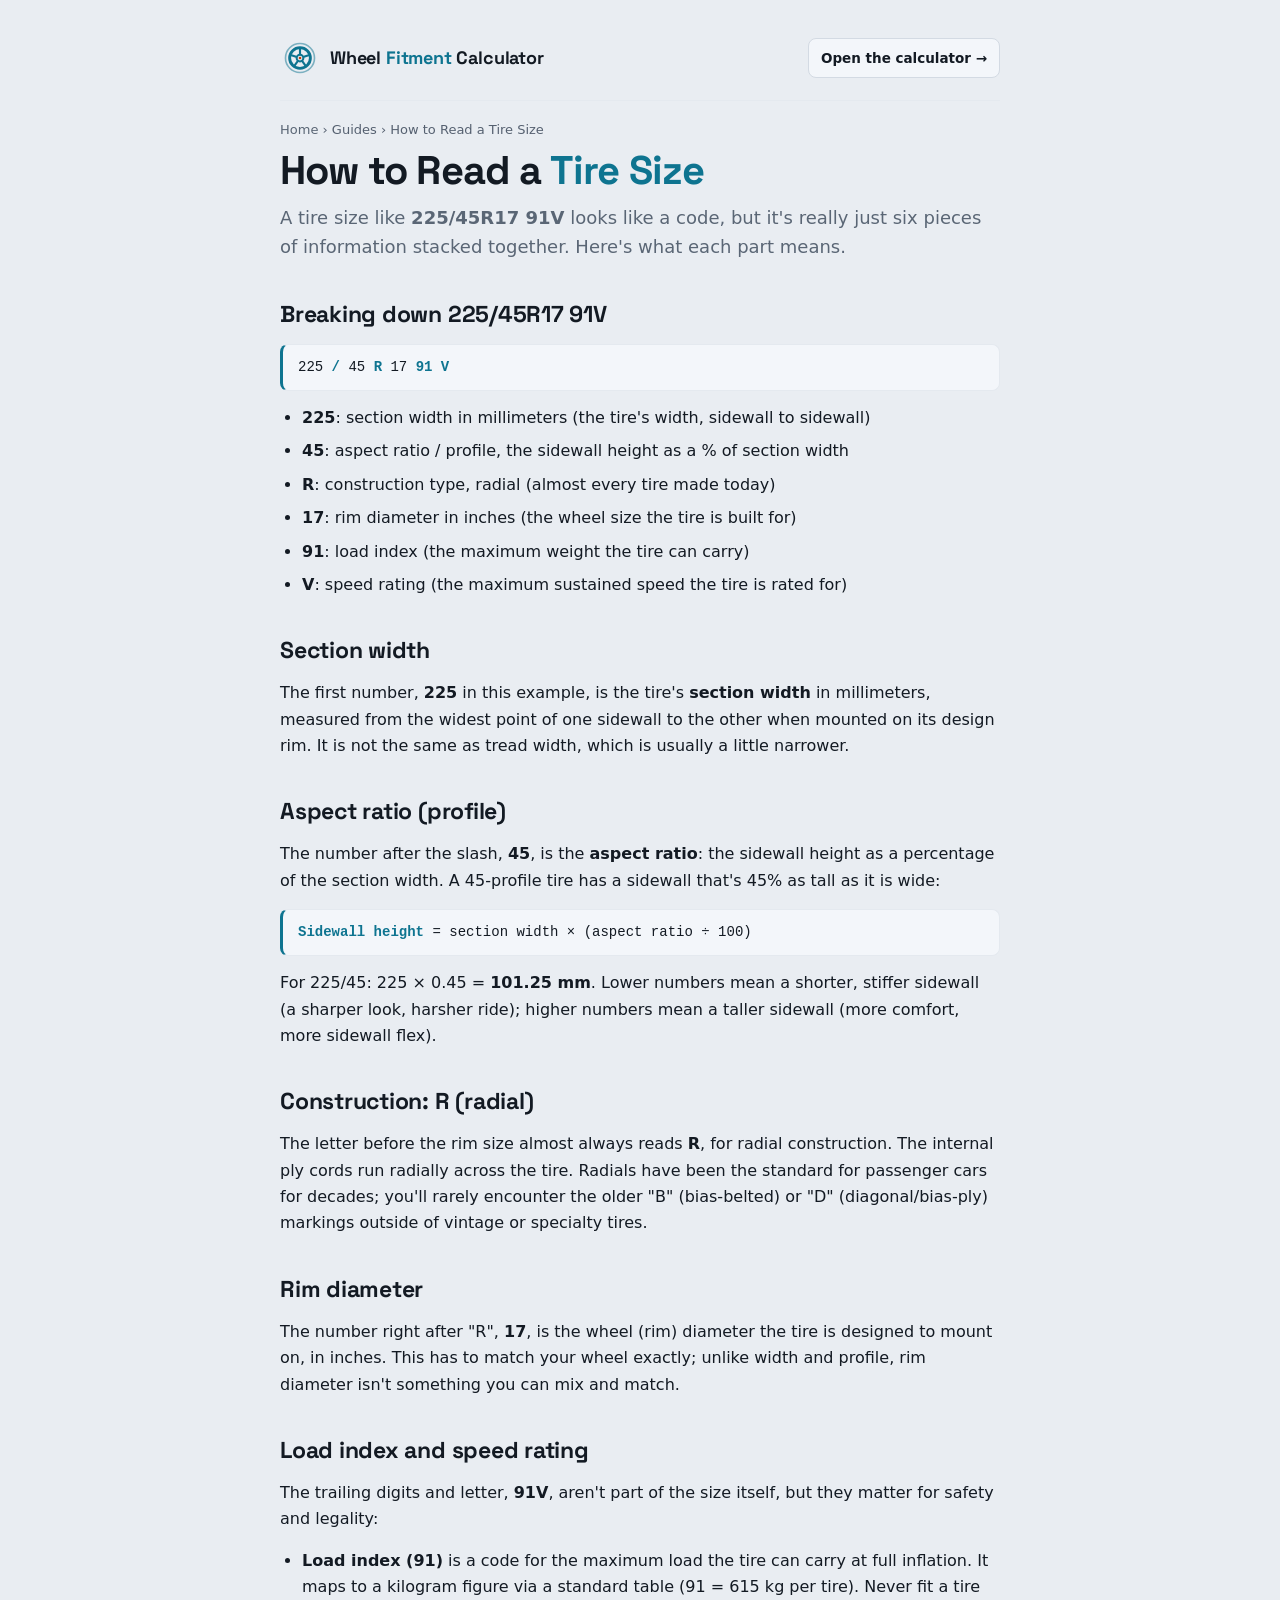
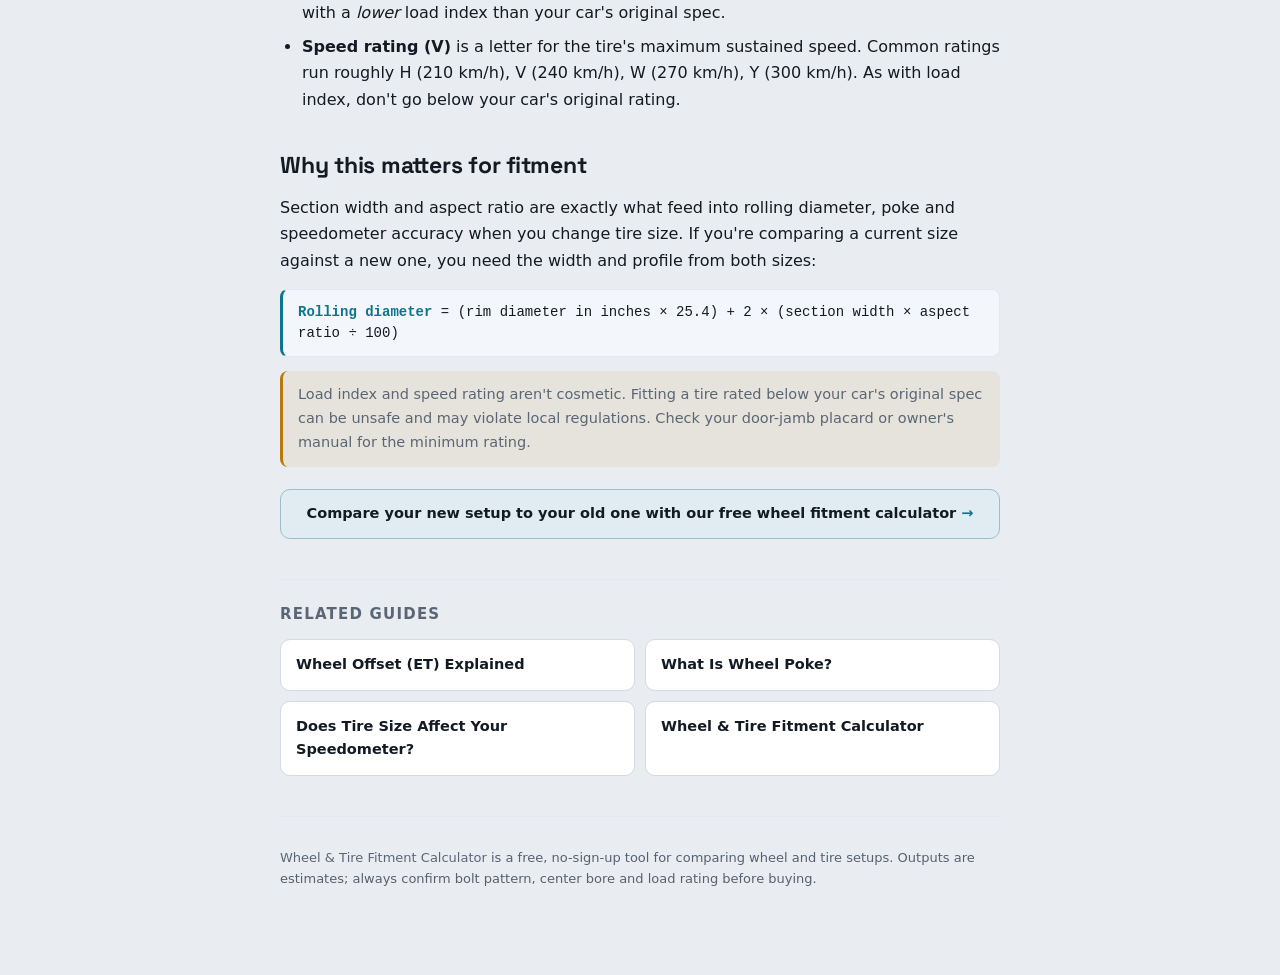
<file: guides/how-to-read-a-tire-size.html>
<!doctype html>
<html lang="en">
<meta charset="utf-8">
<meta name="viewport" content="width=device-width, initial-scale=1">
<meta name="description" content="Tire sizes like 225/45R17 91V look cryptic but decode into a few simple numbers: section width, aspect ratio, construction, rim diameter, load index and speed rating. Here's how to read every part.">
<title>How to Read a Tire Size: 225/45R17 Explained</title>
<link rel="canonical" href="https://wheelfitmentcalculator.com/guides/how-to-read-a-tire-size">
<link rel="icon" href="/favicon.ico" sizes="48x48">
<link rel="icon" href="/favicon.svg" type="image/svg+xml">
<link rel="apple-touch-icon" href="/apple-touch-icon.png">
<meta name="theme-color" content="#0b0e12" media="(prefers-color-scheme: dark)">
<meta name="theme-color" content="#e9edf2" media="(prefers-color-scheme: light)">
<meta property="og:type" content="article">
<meta property="og:title" content="How to Read a Tire Size">
<meta property="og:description" content="What section width, aspect ratio, construction, rim diameter, load index and speed rating mean when decoding a size like 225/45R17 91V.">
<meta property="og:url" content="https://wheelfitmentcalculator.com/guides/how-to-read-a-tire-size">
<meta property="og:image" content="https://wheelfitmentcalculator.com/og-image.png">
<meta name="twitter:card" content="summary_large_image">
<link rel="stylesheet" href="/assets/site.css">
<script type="application/ld+json">
{"@context":"https://schema.org","@type":"Article","headline":"How to Read a Tire Size: 225/45R17 Explained","description":"What section width, aspect ratio, construction, rim diameter, load index and speed rating mean when decoding a tire size like 225/45R17 91V.","mainEntityOfPage":"https://wheelfitmentcalculator.com/guides/how-to-read-a-tire-size","author":{"@type":"Organization","name":"Wheel Fitment Calculator"},"publisher":{"@type":"Organization","name":"Wheel Fitment Calculator"}}
</script>
<script type="application/ld+json">
{"@context":"https://schema.org","@type":"BreadcrumbList","itemListElement":[{"@type":"ListItem","position":1,"name":"Home","item":"https://wheelfitmentcalculator.com/"},{"@type":"ListItem","position":2,"name":"Guides","item":"https://wheelfitmentcalculator.com/guides/how-to-read-a-tire-size"},{"@type":"ListItem","position":3,"name":"How to Read a Tire Size"}]}
</script>

<div class="wrap">
  <header class="site-header">
    <a href="/" style="display:flex;align-items:center;gap:10px">
      <svg class="mark" viewBox="0 0 32 32" aria-hidden="true">
        <circle cx="16" cy="16" r="11.6" fill="none" stroke="var(--new)" stroke-width="1.3" opacity="0.5"/>
        <circle cx="16" cy="16" r="8.3" fill="none" stroke="var(--new)" stroke-width="2.3"/>
        <line x1="16" y1="12.7" x2="16" y2="8.8" stroke="var(--new)" stroke-width="1.7" stroke-linecap="round"/>
        <line x1="19.14" y1="14.98" x2="22.85" y2="13.78" stroke="var(--new)" stroke-width="1.7" stroke-linecap="round"/>
        <line x1="17.94" y1="18.67" x2="20.23" y2="21.82" stroke="var(--new)" stroke-width="1.7" stroke-linecap="round"/>
        <line x1="14.06" y1="18.67" x2="11.77" y2="21.82" stroke="var(--new)" stroke-width="1.7" stroke-linecap="round"/>
        <line x1="12.86" y1="14.98" x2="9.15" y2="13.78" stroke="var(--new)" stroke-width="1.7" stroke-linecap="round"/>
        <circle cx="16" cy="16" r="2.7" fill="var(--ground)" stroke="var(--new)" stroke-width="1.6"/>
        <circle cx="16" cy="16" r="1.05" fill="var(--existing)"/>
      </svg>
      <span class="name">Wheel <b>Fitment</b> Calculator</span>
    </a>
    <a class="to-app" href="/">Open the calculator →</a>
  </header>

  <p class="crumb"><a href="/">Home</a> › Guides › How to Read a Tire Size</p>
  <article>
    <h1>How to Read a <span class="accent">Tire Size</span></h1>
    <p class="lead">A tire size like <strong>225/45R17 91V</strong> looks like a code, but it's really just six pieces of information stacked together. Here's what each part means.</p>

    <h2>Breaking down 225/45R17 91V</h2>
    <div class="formula">225 <b>/</b> 45 <b>R</b> 17 <b>91</b> <b>V</b></div>
    <ul>
      <li><strong>225</strong>: section width in millimeters (the tire's width, sidewall to sidewall)</li>
      <li><strong>45</strong>: aspect ratio / profile, the sidewall height as a % of section width</li>
      <li><strong>R</strong>: construction type, radial (almost every tire made today)</li>
      <li><strong>17</strong>: rim diameter in inches (the wheel size the tire is built for)</li>
      <li><strong>91</strong>: load index (the maximum weight the tire can carry)</li>
      <li><strong>V</strong>: speed rating (the maximum sustained speed the tire is rated for)</li>
    </ul>

    <h2>Section width</h2>
    <p>The first number, <strong>225</strong> in this example, is the tire's <strong>section width</strong> in millimeters, measured from the widest point of one sidewall to the other when mounted on its design rim. It is not the same as tread width, which is usually a little narrower.</p>

    <h2>Aspect ratio (profile)</h2>
    <p>The number after the slash, <strong>45</strong>, is the <strong>aspect ratio</strong>: the sidewall height as a percentage of the section width. A 45-profile tire has a sidewall that's 45% as tall as it is wide:</p>
    <div class="formula"><b>Sidewall height</b> = section width × (aspect ratio ÷ 100)</div>
    <p>For 225/45: 225 × 0.45 = <strong>101.25&nbsp;mm</strong>. Lower numbers mean a shorter, stiffer sidewall (a sharper look, harsher ride); higher numbers mean a taller sidewall (more comfort, more sidewall flex).</p>

    <h2>Construction: R (radial)</h2>
    <p>The letter before the rim size almost always reads <strong>R</strong>, for radial construction. The internal ply cords run radially across the tire. Radials have been the standard for passenger cars for decades; you'll rarely encounter the older "B" (bias-belted) or "D" (diagonal/bias-ply) markings outside of vintage or specialty tires.</p>

    <h2>Rim diameter</h2>
    <p>The number right after "R", <strong>17</strong>, is the wheel (rim) diameter the tire is designed to mount on, in inches. This has to match your wheel exactly; unlike width and profile, rim diameter isn't something you can mix and match.</p>

    <h2>Load index and speed rating</h2>
    <p>The trailing digits and letter, <strong>91V</strong>, aren't part of the size itself, but they matter for safety and legality:</p>
    <ul>
      <li><strong>Load index (91)</strong> is a code for the maximum load the tire can carry at full inflation. It maps to a kilogram figure via a standard table (91 = 615&nbsp;kg per tire). Never fit a tire with a <em>lower</em> load index than your car's original spec.</li>
      <li><strong>Speed rating (V)</strong> is a letter for the tire's maximum sustained speed. Common ratings run roughly H (210&nbsp;km/h), V (240&nbsp;km/h), W (270&nbsp;km/h), Y (300&nbsp;km/h). As with load index, don't go below your car's original rating.</li>
    </ul>

    <h2>Why this matters for fitment</h2>
    <p>Section width and aspect ratio are exactly what feed into rolling diameter, poke and speedometer accuracy when you change tire size. If you're comparing a current size against a new one, you need the width and profile from both sizes:</p>
    <div class="formula"><b>Rolling diameter</b> = (rim diameter in inches × 25.4) + 2 × (section width × aspect ratio ÷ 100)</div>

    <div class="note">Load index and speed rating aren't cosmetic. Fitting a tire rated below your car's original spec can be unsafe and may violate local regulations. Check your door-jamb placard or owner's manual for the minimum rating.</div>

    <a class="cta" href="/">Compare your new setup to your old one with our free wheel fitment calculator <span class="cta-arrow">→</span></a>

    <div class="related">
      <h2>Related guides</h2>
      <div class="related-grid">
        <a href="/guides/wheel-offset-et-explained">Wheel Offset (ET) Explained</a>
        <a href="/guides/what-is-wheel-poke">What Is Wheel Poke?</a>
        <a href="/guides/tire-size-and-speedometer-error">Does Tire Size Affect Your Speedometer?</a>
        <a href="/">Wheel &amp; Tire Fitment Calculator</a>
      </div>
    </div>
  </article>

  <footer>
    <p><a href="/">Wheel &amp; Tire Fitment Calculator</a> is a free, no-sign-up tool for comparing wheel and tire setups. Outputs are estimates; always confirm bolt pattern, center bore and load rating before buying.</p>
  </footer>
</div>
</file>
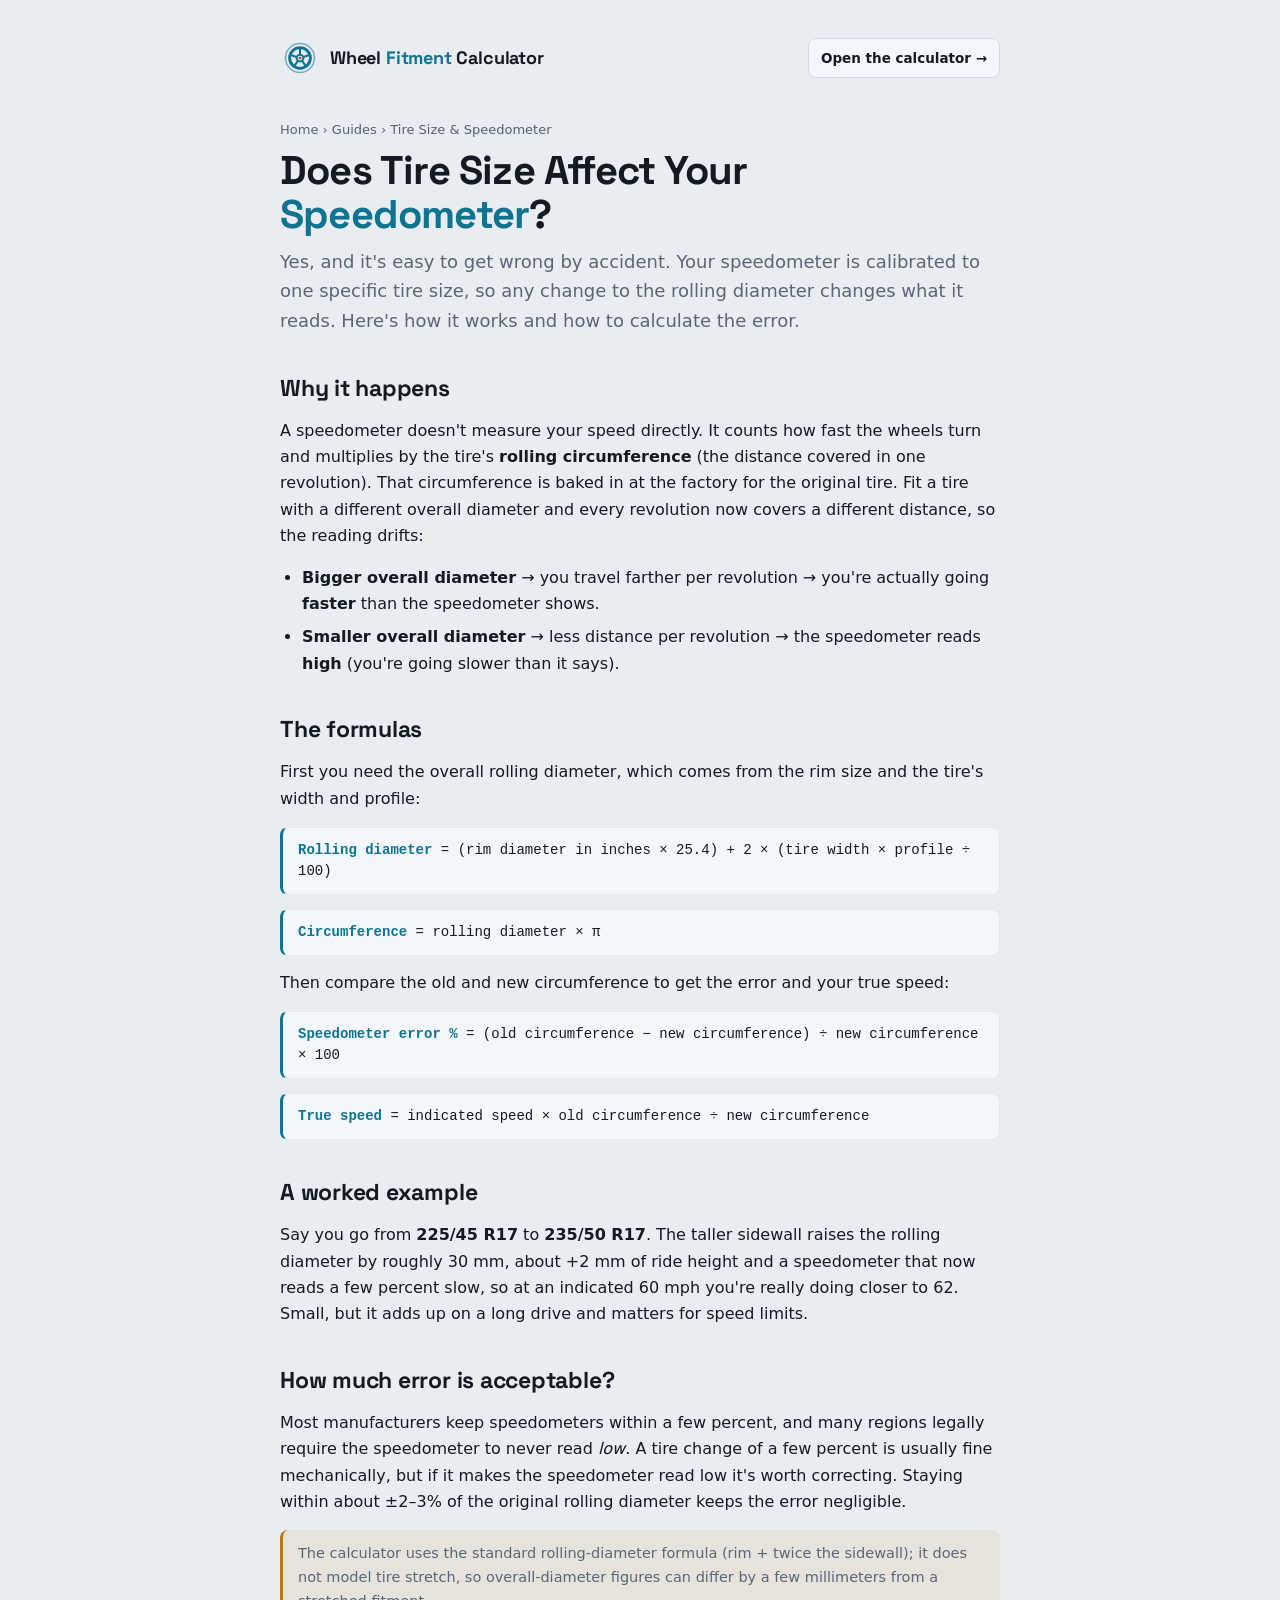
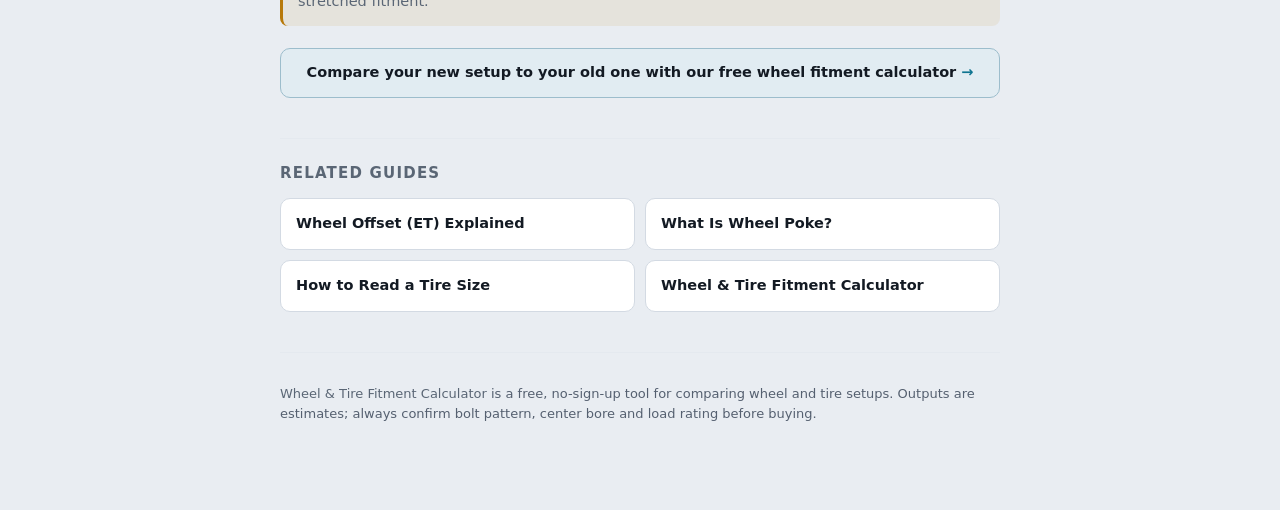
<file: guides/tire-size-and-speedometer-error.html>
<!doctype html>
<html lang="en">
<meta charset="utf-8">
<meta name="viewport" content="width=device-width, initial-scale=1">
<meta name="description" content="Changing tire size changes your rolling circumference, which throws off your speedometer. Learn how to calculate speedometer error and true speed when you change wheel or tire sizes.">
<title>Does Tire Size Affect Your Speedometer? How to Calculate the Error</title>
<link rel="canonical" href="https://wheelfitmentcalculator.com/guides/tire-size-and-speedometer-error">
<link rel="icon" href="/favicon.ico" sizes="48x48">
<link rel="icon" href="/favicon.svg" type="image/svg+xml">
<link rel="apple-touch-icon" href="/apple-touch-icon.png">
<meta name="theme-color" content="#0b0e12" media="(prefers-color-scheme: dark)">
<meta name="theme-color" content="#e9edf2" media="(prefers-color-scheme: light)">
<meta property="og:type" content="article">
<meta property="og:title" content="Does Tire Size Affect Your Speedometer?">
<meta property="og:description" content="How tire size changes rolling circumference and speedometer accuracy, with the formula to calculate the error and your true speed.">
<meta property="og:url" content="https://wheelfitmentcalculator.com/guides/tire-size-and-speedometer-error">
<meta property="og:image" content="https://wheelfitmentcalculator.com/og-image.png">
<meta name="twitter:card" content="summary_large_image">
<link rel="stylesheet" href="/assets/site.css">
<script type="application/ld+json">
{"@context":"https://schema.org","@type":"Article","headline":"Does Tire Size Affect Your Speedometer? How to Calculate the Error","description":"How tire size changes rolling circumference and speedometer accuracy, with the formula to calculate the error and your true speed.","mainEntityOfPage":"https://wheelfitmentcalculator.com/guides/tire-size-and-speedometer-error","author":{"@type":"Organization","name":"Wheel Fitment Calculator"},"publisher":{"@type":"Organization","name":"Wheel Fitment Calculator"}}
</script>
<script type="application/ld+json">
{"@context":"https://schema.org","@type":"BreadcrumbList","itemListElement":[{"@type":"ListItem","position":1,"name":"Home","item":"https://wheelfitmentcalculator.com/"},{"@type":"ListItem","position":2,"name":"Guides","item":"https://wheelfitmentcalculator.com/guides/tire-size-and-speedometer-error"},{"@type":"ListItem","position":3,"name":"Does Tire Size Affect Your Speedometer?"}]}
</script>

<div class="wrap">
  <header class="site-header">
    <a href="/" style="display:flex;align-items:center;gap:10px">
      <svg class="mark" viewBox="0 0 32 32" aria-hidden="true">
        <circle cx="16" cy="16" r="11.6" fill="none" stroke="var(--new)" stroke-width="1.3" opacity="0.5"/>
        <circle cx="16" cy="16" r="8.3" fill="none" stroke="var(--new)" stroke-width="2.3"/>
        <line x1="16" y1="12.7" x2="16" y2="8.8" stroke="var(--new)" stroke-width="1.7" stroke-linecap="round"/>
        <line x1="19.14" y1="14.98" x2="22.85" y2="13.78" stroke="var(--new)" stroke-width="1.7" stroke-linecap="round"/>
        <line x1="17.94" y1="18.67" x2="20.23" y2="21.82" stroke="var(--new)" stroke-width="1.7" stroke-linecap="round"/>
        <line x1="14.06" y1="18.67" x2="11.77" y2="21.82" stroke="var(--new)" stroke-width="1.7" stroke-linecap="round"/>
        <line x1="12.86" y1="14.98" x2="9.15" y2="13.78" stroke="var(--new)" stroke-width="1.7" stroke-linecap="round"/>
        <circle cx="16" cy="16" r="2.7" fill="var(--ground)" stroke="var(--new)" stroke-width="1.6"/>
        <circle cx="16" cy="16" r="1.05" fill="var(--existing)"/>
      </svg>
      <span class="name">Wheel <b>Fitment</b> Calculator</span>
    </a>
    <a class="to-app" href="/">Open the calculator →</a>
  </header>

  <p class="crumb"><a href="/">Home</a> › Guides › Tire Size &amp; Speedometer</p>
  <article>
    <h1>Does Tire Size Affect Your <span class="accent">Speedometer</span>?</h1>
    <p class="lead">Yes, and it's easy to get wrong by accident. Your speedometer is calibrated to one specific tire size, so any change to the rolling diameter changes what it reads. Here's how it works and how to calculate the error.</p>

    <h2>Why it happens</h2>
    <p>A speedometer doesn't measure your speed directly. It counts how fast the wheels turn and multiplies by the tire's <strong>rolling circumference</strong> (the distance covered in one revolution). That circumference is baked in at the factory for the original tire. Fit a tire with a different overall diameter and every revolution now covers a different distance, so the reading drifts:</p>
    <ul>
      <li><strong>Bigger overall diameter</strong> → you travel farther per revolution → you're actually going <strong>faster</strong> than the speedometer shows.</li>
      <li><strong>Smaller overall diameter</strong> → less distance per revolution → the speedometer reads <strong>high</strong> (you're going slower than it says).</li>
    </ul>

    <h2>The formulas</h2>
    <p>First you need the overall rolling diameter, which comes from the rim size and the tire's width and profile:</p>
    <div class="formula"><b>Rolling diameter</b> = (rim diameter in inches × 25.4) + 2 × (tire width × profile ÷ 100)</div>
    <div class="formula"><b>Circumference</b> = rolling diameter × π</div>
    <p>Then compare the old and new circumference to get the error and your true speed:</p>
    <div class="formula"><b>Speedometer error %</b> = (old circumference − new circumference) ÷ new circumference × 100</div>
    <div class="formula"><b>True speed</b> = indicated speed × old circumference ÷ new circumference</div>

    <h2>A worked example</h2>
    <p>Say you go from <strong>225/45&nbsp;R17</strong> to <strong>235/50&nbsp;R17</strong>. The taller sidewall raises the rolling diameter by roughly 30&nbsp;mm, about +2&nbsp;mm of ride height and a speedometer that now reads a few percent slow, so at an indicated 60&nbsp;mph you're really doing closer to 62. Small, but it adds up on a long drive and matters for speed limits.</p>

    <h2>How much error is acceptable?</h2>
    <p>Most manufacturers keep speedometers within a few percent, and many regions legally require the speedometer to never read <em>low</em>. A tire change of a few percent is usually fine mechanically, but if it makes the speedometer read low it's worth correcting. Staying within about ±2–3% of the original rolling diameter keeps the error negligible.</p>

    <div class="note">The calculator uses the standard rolling-diameter formula (rim + twice the sidewall); it does not model tire stretch, so overall-diameter figures can differ by a few millimeters from a stretched fitment.</div>

    <a class="cta" href="/">Compare your new setup to your old one with our free wheel fitment calculator <span class="cta-arrow">→</span></a>

    <div class="related">
      <h2>Related guides</h2>
      <div class="related-grid">
        <a href="/guides/wheel-offset-et-explained">Wheel Offset (ET) Explained</a>
        <a href="/guides/what-is-wheel-poke">What Is Wheel Poke?</a>
        <a href="/guides/how-to-read-a-tire-size">How to Read a Tire Size</a>
        <a href="/">Wheel &amp; Tire Fitment Calculator</a>
      </div>
    </div>
  </article>

  <footer>
    <p><a href="/">Wheel &amp; Tire Fitment Calculator</a> is a free, no-sign-up tool for comparing wheel and tire setups. Outputs are estimates; always confirm bolt pattern, center bore and load rating before buying.</p>
  </footer>
</div>
</file>
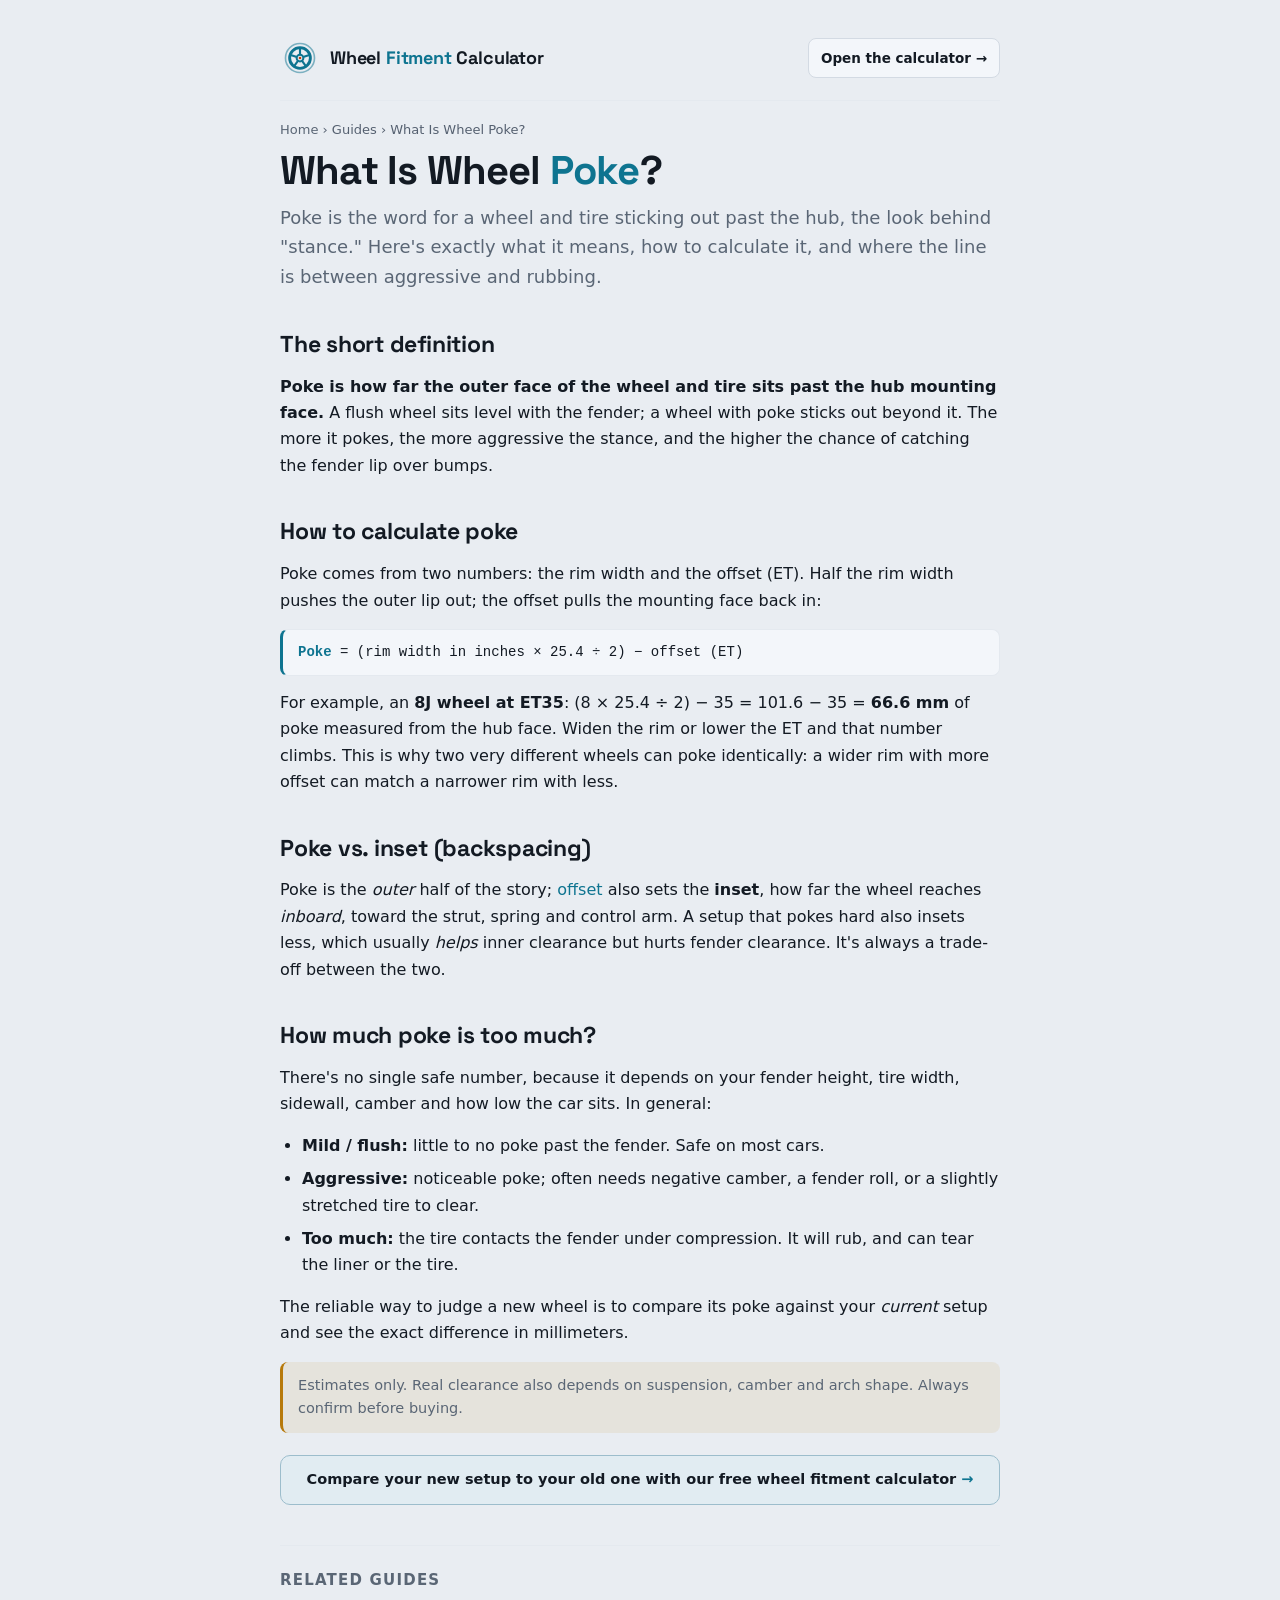
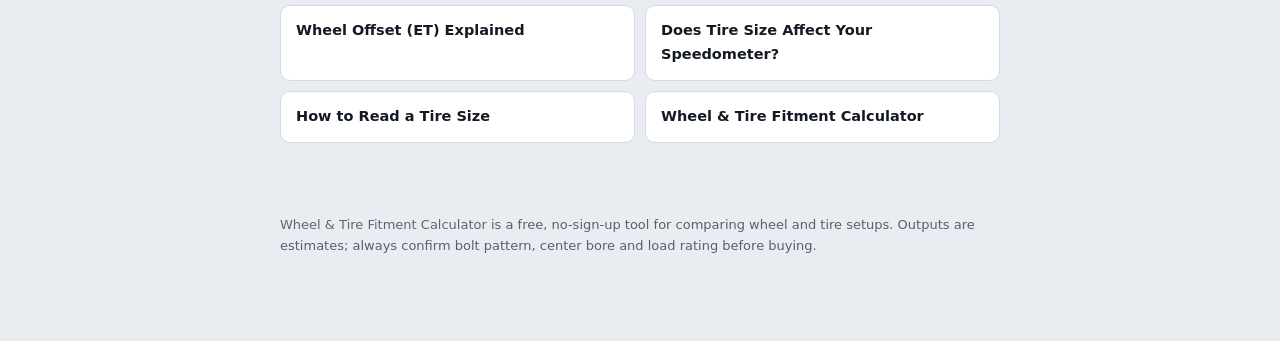
<file: guides/what-is-wheel-poke.html>
<!doctype html>
<html lang="en">
<meta charset="utf-8">
<meta name="viewport" content="width=device-width, initial-scale=1">
<meta name="description" content="Wheel poke is how far the outer lip of the wheel and tire sticks out past the hub face. Learn what poke is, how to calculate it from rim width and offset, and how much is too much.">
<title>What Is Wheel Poke? How to Calculate It (and How Much Is Too Much)</title>
<link rel="canonical" href="https://wheelfitmentcalculator.com/guides/what-is-wheel-poke">
<link rel="icon" href="/favicon.ico" sizes="48x48">
<link rel="icon" href="/favicon.svg" type="image/svg+xml">
<link rel="apple-touch-icon" href="/apple-touch-icon.png">
<meta name="theme-color" content="#0b0e12" media="(prefers-color-scheme: dark)">
<meta name="theme-color" content="#e9edf2" media="(prefers-color-scheme: light)">
<meta property="og:type" content="article">
<meta property="og:title" content="What Is Wheel Poke?">
<meta property="og:description" content="What poke is, how to calculate it from rim width and offset, and how much poke is too much.">
<meta property="og:url" content="https://wheelfitmentcalculator.com/guides/what-is-wheel-poke">
<meta property="og:image" content="https://wheelfitmentcalculator.com/og-image.png">
<meta name="twitter:card" content="summary_large_image">
<link rel="stylesheet" href="/assets/site.css">
<script type="application/ld+json">
{"@context":"https://schema.org","@type":"Article","headline":"What Is Wheel Poke? How to Calculate It","description":"What wheel poke is, how to calculate it from rim width and offset, and how much poke is too much.","mainEntityOfPage":"https://wheelfitmentcalculator.com/guides/what-is-wheel-poke","author":{"@type":"Organization","name":"Wheel Fitment Calculator"},"publisher":{"@type":"Organization","name":"Wheel Fitment Calculator"}}
</script>
<script type="application/ld+json">
{"@context":"https://schema.org","@type":"BreadcrumbList","itemListElement":[{"@type":"ListItem","position":1,"name":"Home","item":"https://wheelfitmentcalculator.com/"},{"@type":"ListItem","position":2,"name":"Guides","item":"https://wheelfitmentcalculator.com/guides/what-is-wheel-poke"},{"@type":"ListItem","position":3,"name":"What Is Wheel Poke?"}]}
</script>

<div class="wrap">
  <header class="site-header">
    <a href="/" style="display:flex;align-items:center;gap:10px">
      <svg class="mark" viewBox="0 0 32 32" aria-hidden="true">
        <circle cx="16" cy="16" r="11.6" fill="none" stroke="var(--new)" stroke-width="1.3" opacity="0.5"/>
        <circle cx="16" cy="16" r="8.3" fill="none" stroke="var(--new)" stroke-width="2.3"/>
        <line x1="16" y1="12.7" x2="16" y2="8.8" stroke="var(--new)" stroke-width="1.7" stroke-linecap="round"/>
        <line x1="19.14" y1="14.98" x2="22.85" y2="13.78" stroke="var(--new)" stroke-width="1.7" stroke-linecap="round"/>
        <line x1="17.94" y1="18.67" x2="20.23" y2="21.82" stroke="var(--new)" stroke-width="1.7" stroke-linecap="round"/>
        <line x1="14.06" y1="18.67" x2="11.77" y2="21.82" stroke="var(--new)" stroke-width="1.7" stroke-linecap="round"/>
        <line x1="12.86" y1="14.98" x2="9.15" y2="13.78" stroke="var(--new)" stroke-width="1.7" stroke-linecap="round"/>
        <circle cx="16" cy="16" r="2.7" fill="var(--ground)" stroke="var(--new)" stroke-width="1.6"/>
        <circle cx="16" cy="16" r="1.05" fill="var(--existing)"/>
      </svg>
      <span class="name">Wheel <b>Fitment</b> Calculator</span>
    </a>
    <a class="to-app" href="/">Open the calculator →</a>
  </header>

  <p class="crumb"><a href="/">Home</a> › Guides › What Is Wheel Poke?</p>
  <article>
    <h1>What Is Wheel <span class="accent">Poke</span>?</h1>
    <p class="lead">Poke is the word for a wheel and tire sticking out past the hub, the look behind "stance." Here's exactly what it means, how to calculate it, and where the line is between aggressive and rubbing.</p>

    <h2>The short definition</h2>
    <p><strong>Poke is how far the outer face of the wheel and tire sits past the hub mounting face.</strong> A flush wheel sits level with the fender; a wheel with poke sticks out beyond it. The more it pokes, the more aggressive the stance, and the higher the chance of catching the fender lip over bumps.</p>

    <h2>How to calculate poke</h2>
    <p>Poke comes from two numbers: the rim width and the offset (ET). Half the rim width pushes the outer lip out; the offset pulls the mounting face back in:</p>
    <div class="formula"><b>Poke</b> = (rim width in inches × 25.4 ÷ 2) − offset (ET)</div>
    <p>For example, an <strong>8J wheel at ET35</strong>: (8 × 25.4 ÷ 2) − 35 = 101.6 − 35 = <strong>66.6&nbsp;mm</strong> of poke measured from the hub face. Widen the rim or lower the ET and that number climbs. This is why two very different wheels can poke identically: a wider rim with more offset can match a narrower rim with less.</p>

    <h2>Poke vs. inset (backspacing)</h2>
    <p>Poke is the <em>outer</em> half of the story; <a href="/guides/wheel-offset-et-explained">offset</a> also sets the <strong>inset</strong>, how far the wheel reaches <em>inboard</em>, toward the strut, spring and control arm. A setup that pokes hard also insets less, which usually <em>helps</em> inner clearance but hurts fender clearance. It's always a trade-off between the two.</p>

    <h2>How much poke is too much?</h2>
    <p>There's no single safe number, because it depends on your fender height, tire width, sidewall, camber and how low the car sits. In general:</p>
    <ul>
      <li><strong>Mild / flush:</strong> little to no poke past the fender. Safe on most cars.</li>
      <li><strong>Aggressive:</strong> noticeable poke; often needs negative camber, a fender roll, or a slightly stretched tire to clear.</li>
      <li><strong>Too much:</strong> the tire contacts the fender under compression. It will rub, and can tear the liner or the tire.</li>
    </ul>
    <p>The reliable way to judge a new wheel is to compare its poke against your <em>current</em> setup and see the exact difference in millimeters.</p>

    <div class="note">Estimates only. Real clearance also depends on suspension, camber and arch shape. Always confirm before buying.</div>

    <a class="cta" href="/">Compare your new setup to your old one with our free wheel fitment calculator <span class="cta-arrow">→</span></a>

    <div class="related">
      <h2>Related guides</h2>
      <div class="related-grid">
        <a href="/guides/wheel-offset-et-explained">Wheel Offset (ET) Explained</a>
        <a href="/guides/tire-size-and-speedometer-error">Does Tire Size Affect Your Speedometer?</a>
        <a href="/guides/how-to-read-a-tire-size">How to Read a Tire Size</a>
        <a href="/">Wheel &amp; Tire Fitment Calculator</a>
      </div>
    </div>
  </article>

  <footer>
    <p><a href="/">Wheel &amp; Tire Fitment Calculator</a> is a free, no-sign-up tool for comparing wheel and tire setups. Outputs are estimates; always confirm bolt pattern, center bore and load rating before buying.</p>
  </footer>
</div>
</file>
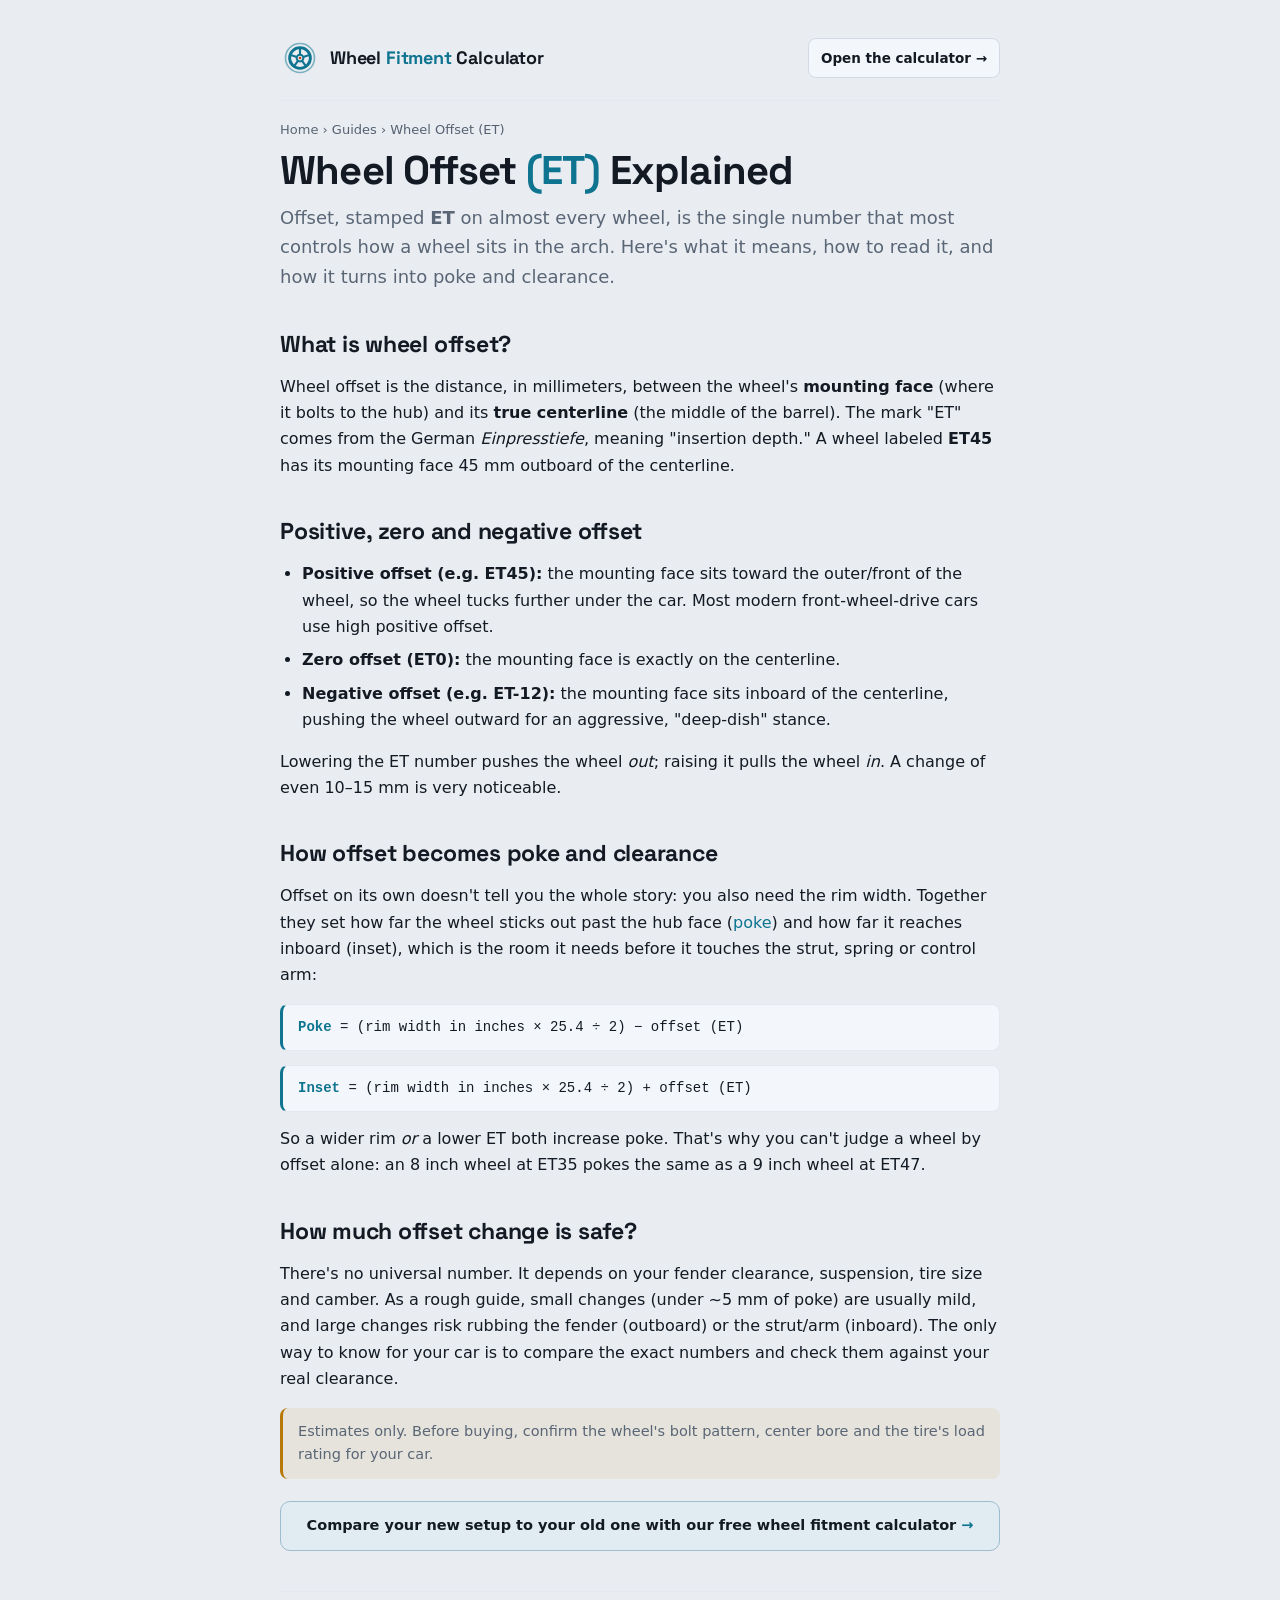
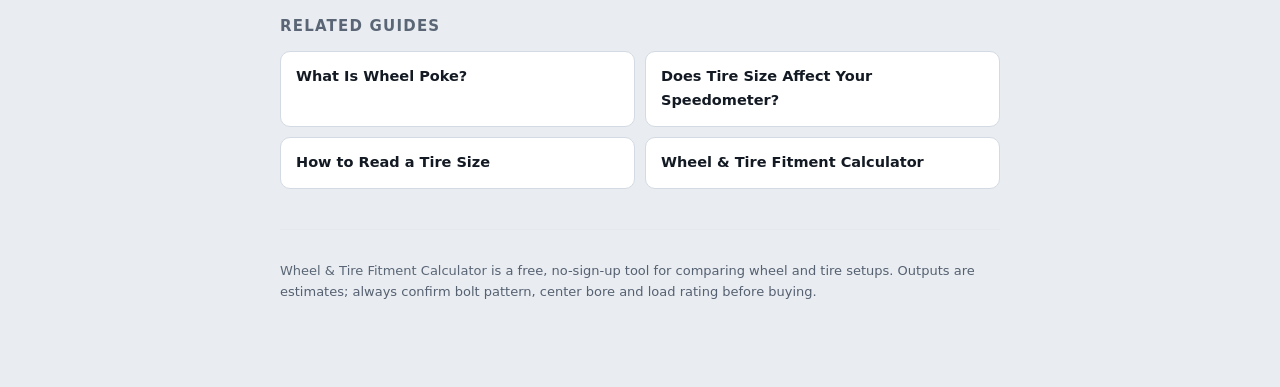
<file: guides/wheel-offset-et-explained.html>
<!doctype html>
<html lang="en">
<meta charset="utf-8">
<meta name="viewport" content="width=device-width, initial-scale=1">
<meta name="description" content="Wheel offset, or ET, is the distance from the wheel's mounting face to its centerline. Learn what positive, zero and negative offset mean, how ET changes poke and clearance, and how to calculate it.">
<title>Wheel Offset (ET) Explained: What ET Means & How to Read It</title>
<link rel="canonical" href="https://wheelfitmentcalculator.com/guides/wheel-offset-et-explained">
<link rel="icon" href="/favicon.ico" sizes="48x48">
<link rel="icon" href="/favicon.svg" type="image/svg+xml">
<link rel="apple-touch-icon" href="/apple-touch-icon.png">
<meta name="theme-color" content="#0b0e12" media="(prefers-color-scheme: dark)">
<meta name="theme-color" content="#e9edf2" media="(prefers-color-scheme: light)">
<meta property="og:type" content="article">
<meta property="og:title" content="Wheel Offset (ET) Explained">
<meta property="og:description" content="What ET means, how positive/zero/negative offset change your stance, and how to calculate poke from offset.">
<meta property="og:url" content="https://wheelfitmentcalculator.com/guides/wheel-offset-et-explained">
<meta property="og:image" content="https://wheelfitmentcalculator.com/og-image.png">
<meta name="twitter:card" content="summary_large_image">
<link rel="stylesheet" href="/assets/site.css">
<script type="application/ld+json">
{"@context":"https://schema.org","@type":"Article","headline":"Wheel Offset (ET) Explained: What ET Means and How to Read It","description":"What wheel offset (ET) means, how positive, zero and negative offset change your stance, and how to calculate poke from offset.","mainEntityOfPage":"https://wheelfitmentcalculator.com/guides/wheel-offset-et-explained","author":{"@type":"Organization","name":"Wheel Fitment Calculator"},"publisher":{"@type":"Organization","name":"Wheel Fitment Calculator"}}
</script>
<script type="application/ld+json">
{"@context":"https://schema.org","@type":"BreadcrumbList","itemListElement":[{"@type":"ListItem","position":1,"name":"Home","item":"https://wheelfitmentcalculator.com/"},{"@type":"ListItem","position":2,"name":"Guides","item":"https://wheelfitmentcalculator.com/guides/wheel-offset-et-explained"},{"@type":"ListItem","position":3,"name":"Wheel Offset (ET) Explained"}]}
</script>

<div class="wrap">
  <header class="site-header">
    <a href="/" style="display:flex;align-items:center;gap:10px">
      <svg class="mark" viewBox="0 0 32 32" aria-hidden="true">
        <circle cx="16" cy="16" r="11.6" fill="none" stroke="var(--new)" stroke-width="1.3" opacity="0.5"/>
        <circle cx="16" cy="16" r="8.3" fill="none" stroke="var(--new)" stroke-width="2.3"/>
        <line x1="16" y1="12.7" x2="16" y2="8.8" stroke="var(--new)" stroke-width="1.7" stroke-linecap="round"/>
        <line x1="19.14" y1="14.98" x2="22.85" y2="13.78" stroke="var(--new)" stroke-width="1.7" stroke-linecap="round"/>
        <line x1="17.94" y1="18.67" x2="20.23" y2="21.82" stroke="var(--new)" stroke-width="1.7" stroke-linecap="round"/>
        <line x1="14.06" y1="18.67" x2="11.77" y2="21.82" stroke="var(--new)" stroke-width="1.7" stroke-linecap="round"/>
        <line x1="12.86" y1="14.98" x2="9.15" y2="13.78" stroke="var(--new)" stroke-width="1.7" stroke-linecap="round"/>
        <circle cx="16" cy="16" r="2.7" fill="var(--ground)" stroke="var(--new)" stroke-width="1.6"/>
        <circle cx="16" cy="16" r="1.05" fill="var(--existing)"/>
      </svg>
      <span class="name">Wheel <b>Fitment</b> Calculator</span>
    </a>
    <a class="to-app" href="/">Open the calculator →</a>
  </header>

  <p class="crumb"><a href="/">Home</a> › Guides › Wheel Offset (ET)</p>
  <article>
    <h1>Wheel Offset <span class="accent">(ET)</span> Explained</h1>
    <p class="lead">Offset, stamped <strong>ET</strong> on almost every wheel, is the single number that most controls how a wheel sits in the arch. Here's what it means, how to read it, and how it turns into poke and clearance.</p>

    <h2>What is wheel offset?</h2>
    <p>Wheel offset is the distance, in millimeters, between the wheel's <strong>mounting face</strong> (where it bolts to the hub) and its <strong>true centerline</strong> (the middle of the barrel). The mark "ET" comes from the German <em>Einpresstiefe</em>, meaning "insertion depth." A wheel labeled <strong>ET45</strong> has its mounting face 45&nbsp;mm outboard of the centerline.</p>

    <h2>Positive, zero and negative offset</h2>
    <ul>
      <li><strong>Positive offset (e.g. ET45):</strong> the mounting face sits toward the outer/front of the wheel, so the wheel tucks further under the car. Most modern front-wheel-drive cars use high positive offset.</li>
      <li><strong>Zero offset (ET0):</strong> the mounting face is exactly on the centerline.</li>
      <li><strong>Negative offset (e.g. ET-12):</strong> the mounting face sits inboard of the centerline, pushing the wheel outward for an aggressive, "deep-dish" stance.</li>
    </ul>
    <p>Lowering the ET number pushes the wheel <em>out</em>; raising it pulls the wheel <em>in</em>. A change of even 10–15&nbsp;mm is very noticeable.</p>

    <h2>How offset becomes poke and clearance</h2>
    <p>Offset on its own doesn't tell you the whole story: you also need the rim width. Together they set how far the wheel sticks out past the hub face (<a href="/guides/what-is-wheel-poke">poke</a>) and how far it reaches inboard (inset), which is the room it needs before it touches the strut, spring or control arm:</p>
    <div class="formula"><b>Poke</b> = (rim width in inches × 25.4 ÷ 2) − offset (ET)</div>
    <div class="formula"><b>Inset</b> = (rim width in inches × 25.4 ÷ 2) + offset (ET)</div>
    <p>So a wider rim <em>or</em> a lower ET both increase poke. That's why you can't judge a wheel by offset alone: an 8&nbsp;inch wheel at ET35 pokes the same as a 9&nbsp;inch wheel at ET47.</p>

    <h2>How much offset change is safe?</h2>
    <p>There's no universal number. It depends on your fender clearance, suspension, tire size and camber. As a rough guide, small changes (under ~5&nbsp;mm of poke) are usually mild, and large changes risk rubbing the fender (outboard) or the strut/arm (inboard). The only way to know for your car is to compare the exact numbers and check them against your real clearance.</p>

    <div class="note">Estimates only. Before buying, confirm the wheel's bolt pattern, center bore and the tire's load rating for your car.</div>

    <a class="cta" href="/">Compare your new setup to your old one with our free wheel fitment calculator <span class="cta-arrow">→</span></a>

    <div class="related">
      <h2>Related guides</h2>
      <div class="related-grid">
        <a href="/guides/what-is-wheel-poke">What Is Wheel Poke?</a>
        <a href="/guides/tire-size-and-speedometer-error">Does Tire Size Affect Your Speedometer?</a>
        <a href="/guides/how-to-read-a-tire-size">How to Read a Tire Size</a>
        <a href="/">Wheel &amp; Tire Fitment Calculator</a>
      </div>
    </div>
  </article>

  <footer>
    <p><a href="/">Wheel &amp; Tire Fitment Calculator</a> is a free, no-sign-up tool for comparing wheel and tire setups. Outputs are estimates; always confirm bolt pattern, center bore and load rating before buying.</p>
  </footer>
</div>
</file>
<file: assets/site.css>
/* Shared styles for the content/guide pages (the calculator app keeps its own inline CSS). */
@font-face {
  font-family: 'Space Grotesk';
  font-style: normal;
  font-weight: 700;
  font-display: swap;
  src: url(/assets/space-grotesk-700.woff2) format('woff2');
}

:root {
  --ground: #0b0e12; --surface: #141922; --surface-2: #1b212c; --line: #28303b; --line-soft: #1e2530;
  --ink: #eaf0f6; --ink-dim: #8b97a6; --ink-faint: #7c8b9e;
  --existing: #ff7a33; --new: #31c8ff; --hl: #ffcf40;
  --font-ui: system-ui, -apple-system, "Segoe UI", Roboto, Helvetica, Arial, sans-serif;
  --font-mono: ui-monospace, "Cascadia Mono", "SFMono-Regular", "Segoe UI Mono", Consolas, "Liberation Mono", monospace;
  --shadow: 0 1px 0 rgba(255,255,255,0.03) inset, 0 8px 30px rgba(0,0,0,0.35);
}
@media (prefers-color-scheme: light) {
  :root {
    --ground: #e9edf2; --surface: #ffffff; --surface-2: #f3f6fa; --line: #d3dae3; --line-soft: #e4e9ef;
    --ink: #131a23; --ink-dim: #5a6675; --ink-faint: #556070;
    --existing: #c2410c; --new: #0e7490; --hl: #b7790a;
    --shadow: 0 1px 2px rgba(20,30,45,0.06), 0 10px 30px rgba(30,45,70,0.08);
  }
}

* { box-sizing: border-box; }
html { -webkit-text-size-adjust: 100%; }
body { margin: 0; background: var(--ground); color: var(--ink); font-family: var(--font-ui); font-size: 16px; line-height: 1.65; -webkit-font-smoothing: antialiased; }
.wrap { max-width: 760px; margin: 0 auto; padding: 24px 20px 72px; }
img, svg { max-width: 100%; }
a { color: var(--new); text-decoration: none; }
a:hover { text-decoration: underline; }

/* header */
.site-header { display: flex; align-items: center; gap: 12px; padding: 14px 0 22px; border-bottom: 1px solid var(--line-soft); margin-bottom: 6px; }
.site-header .mark { width: 40px; height: 40px; flex: none; }
.site-header .name { font-family: 'Space Grotesk', var(--font-ui); font-weight: 700; font-size: 18px; letter-spacing: -0.01em; color: var(--ink); }
.site-header .name b { color: var(--new); font-weight: 700; }
.site-header .to-app { margin-left: auto; font-family: var(--font-ui); font-size: 13.5px; font-weight: 600; color: var(--ink); background: var(--surface-2); border: 1px solid var(--line); border-radius: 8px; padding: 8px 12px; }
.site-header .to-app:hover { border-color: var(--ink-faint); text-decoration: none; }

/* breadcrumb */
.crumb { font-size: 13px; color: var(--ink-faint); margin: 18px 0 4px; }
.crumb a { color: var(--ink-dim); }

/* article */
article h1 { font-family: 'Space Grotesk', var(--font-ui); font-weight: 700; letter-spacing: -0.02em; line-height: 1.1; font-size: clamp(28px, 5vw, 40px); margin: 8px 0 10px; }
article h1 .accent { color: var(--new); }
.lead { font-size: 18px; color: var(--ink-dim); margin: 0 0 26px; }
article h2 { font-family: 'Space Grotesk', var(--font-ui); font-weight: 700; letter-spacing: -0.01em; font-size: 23px; margin: 34px 0 10px; }
article h3 { font-size: 17px; font-weight: 700; margin: 24px 0 6px; }
article p { margin: 0 0 15px; color: var(--ink); }
article ul, article ol { margin: 0 0 15px; padding-left: 22px; color: var(--ink); }
article li { margin: 0 0 7px; }
article strong { font-weight: 600; }
.muted { color: var(--ink-dim); }

.formula { font-family: var(--font-mono); font-size: 14px; line-height: 1.5; background: var(--surface-2); border: 1px solid var(--line-soft); border-left: 3px solid var(--new); border-radius: 8px; padding: 12px 15px; margin: 0 0 14px; color: var(--ink); overflow-x: auto; }
.formula b { color: var(--new); }
.note { border-left: 3px solid var(--hl); background: color-mix(in srgb, var(--hl) 9%, transparent); padding: 12px 15px; border-radius: 8px; font-size: 14.5px; color: var(--ink-dim); margin: 0 0 16px; }

/* call-to-action to the calculator */
.cta { display: block; text-align: center; text-decoration: none;
  background: color-mix(in srgb, var(--new) 8%, var(--surface-2));
  border: 1px solid color-mix(in srgb, var(--new) 28%, var(--line));
  color: var(--ink); border-radius: 10px; padding: 12px 18px; margin: 22px 0;
  font-size: 14.5px; font-weight: 600;
  transition: border-color .12s ease, background .12s ease; }
.cta:hover { border-color: color-mix(in srgb, var(--new) 55%, var(--line)); background: color-mix(in srgb, var(--new) 13%, var(--surface-2)); text-decoration: none; }
.cta .cta-arrow { color: var(--new); font-weight: 700; }

/* related guides */
.related { margin-top: 40px; border-top: 1px solid var(--line-soft); padding-top: 22px; }
.related h2 { font-size: 15px; text-transform: uppercase; letter-spacing: .08em; color: var(--ink-dim); margin: 0 0 12px; font-family: var(--font-ui); font-weight: 700; }
.related-grid { display: grid; grid-template-columns: 1fr 1fr; gap: 10px; }
@media (max-width: 560px) { .related-grid { grid-template-columns: 1fr; } }
.related-grid a { display: block; background: var(--surface); border: 1px solid var(--line); border-radius: 10px; padding: 13px 15px; color: var(--ink); font-weight: 600; font-size: 14.5px; }
.related-grid a:hover { border-color: var(--ink-faint); text-decoration: none; }

footer { margin-top: 40px; border-top: 1px solid var(--line-soft); padding-top: 18px; color: var(--ink-faint); font-size: 13px; line-height: 1.6; }
footer a { color: var(--ink-dim); }
</file>
